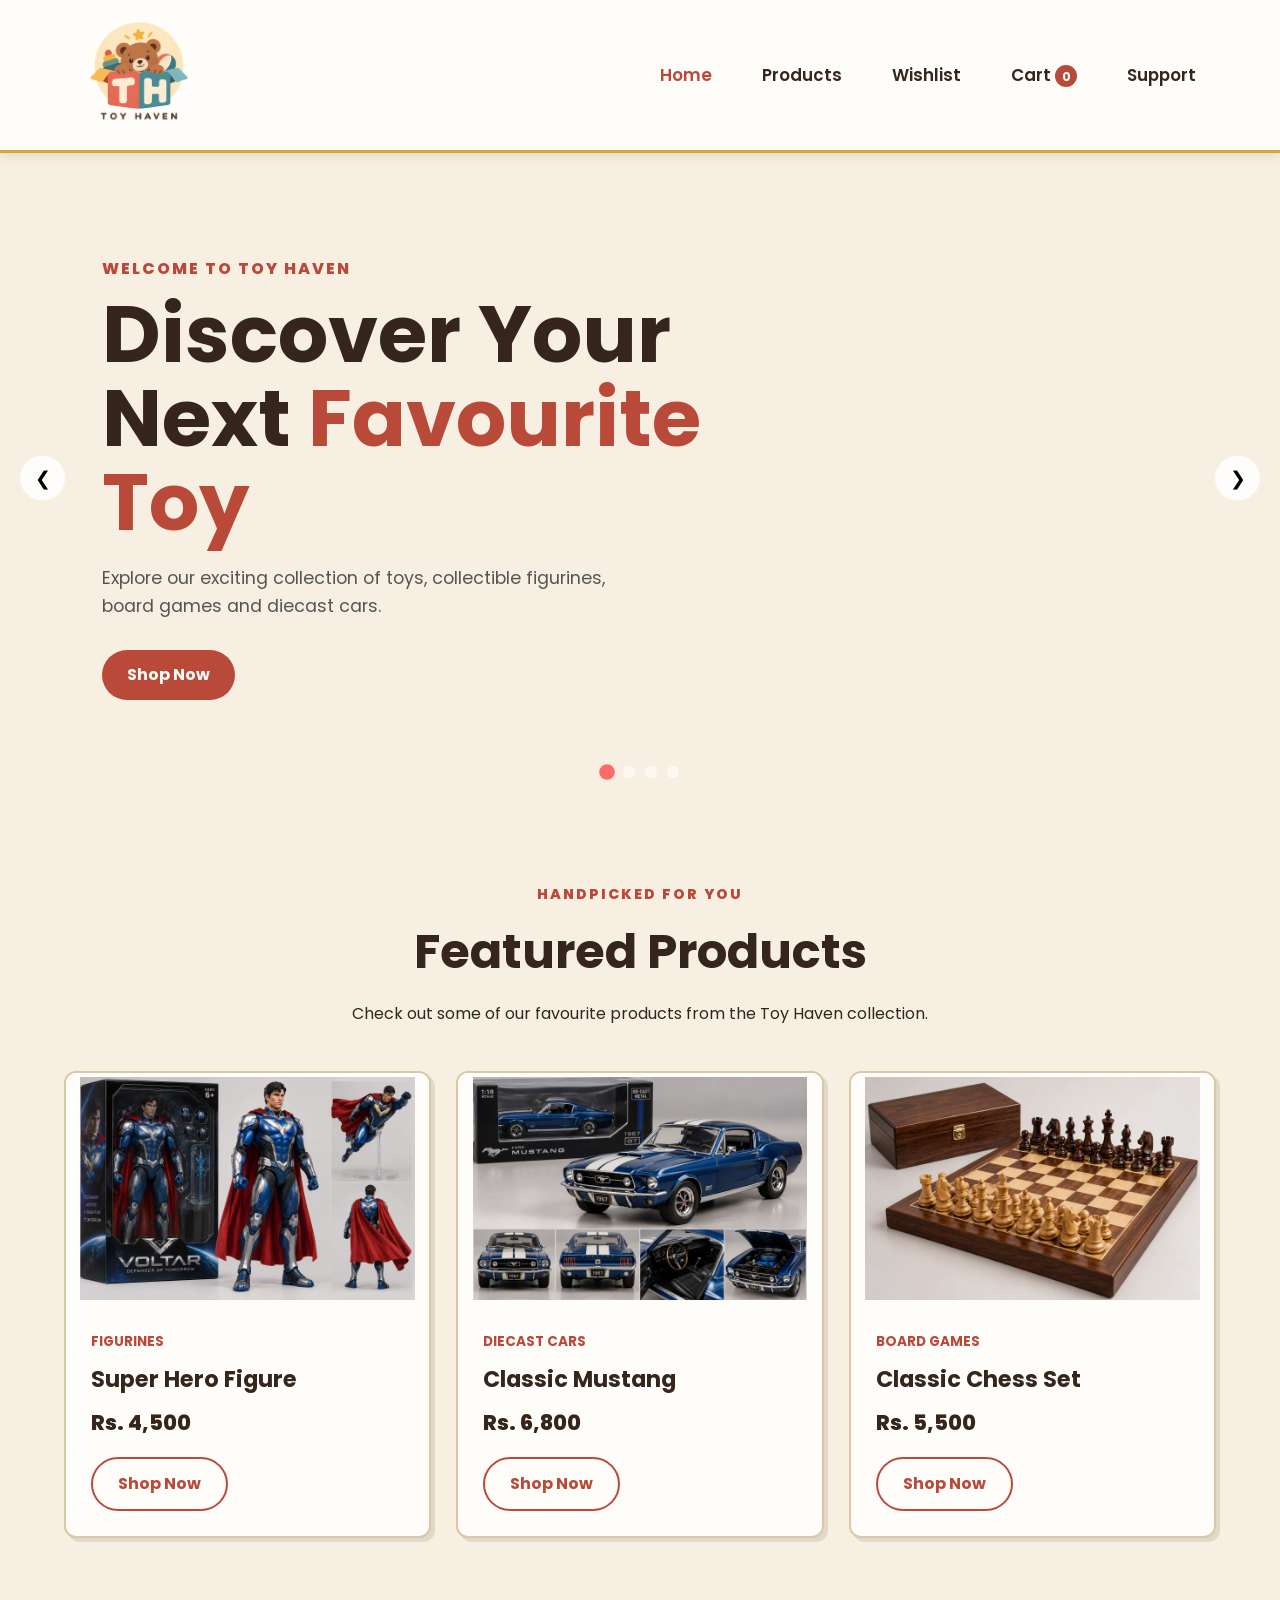
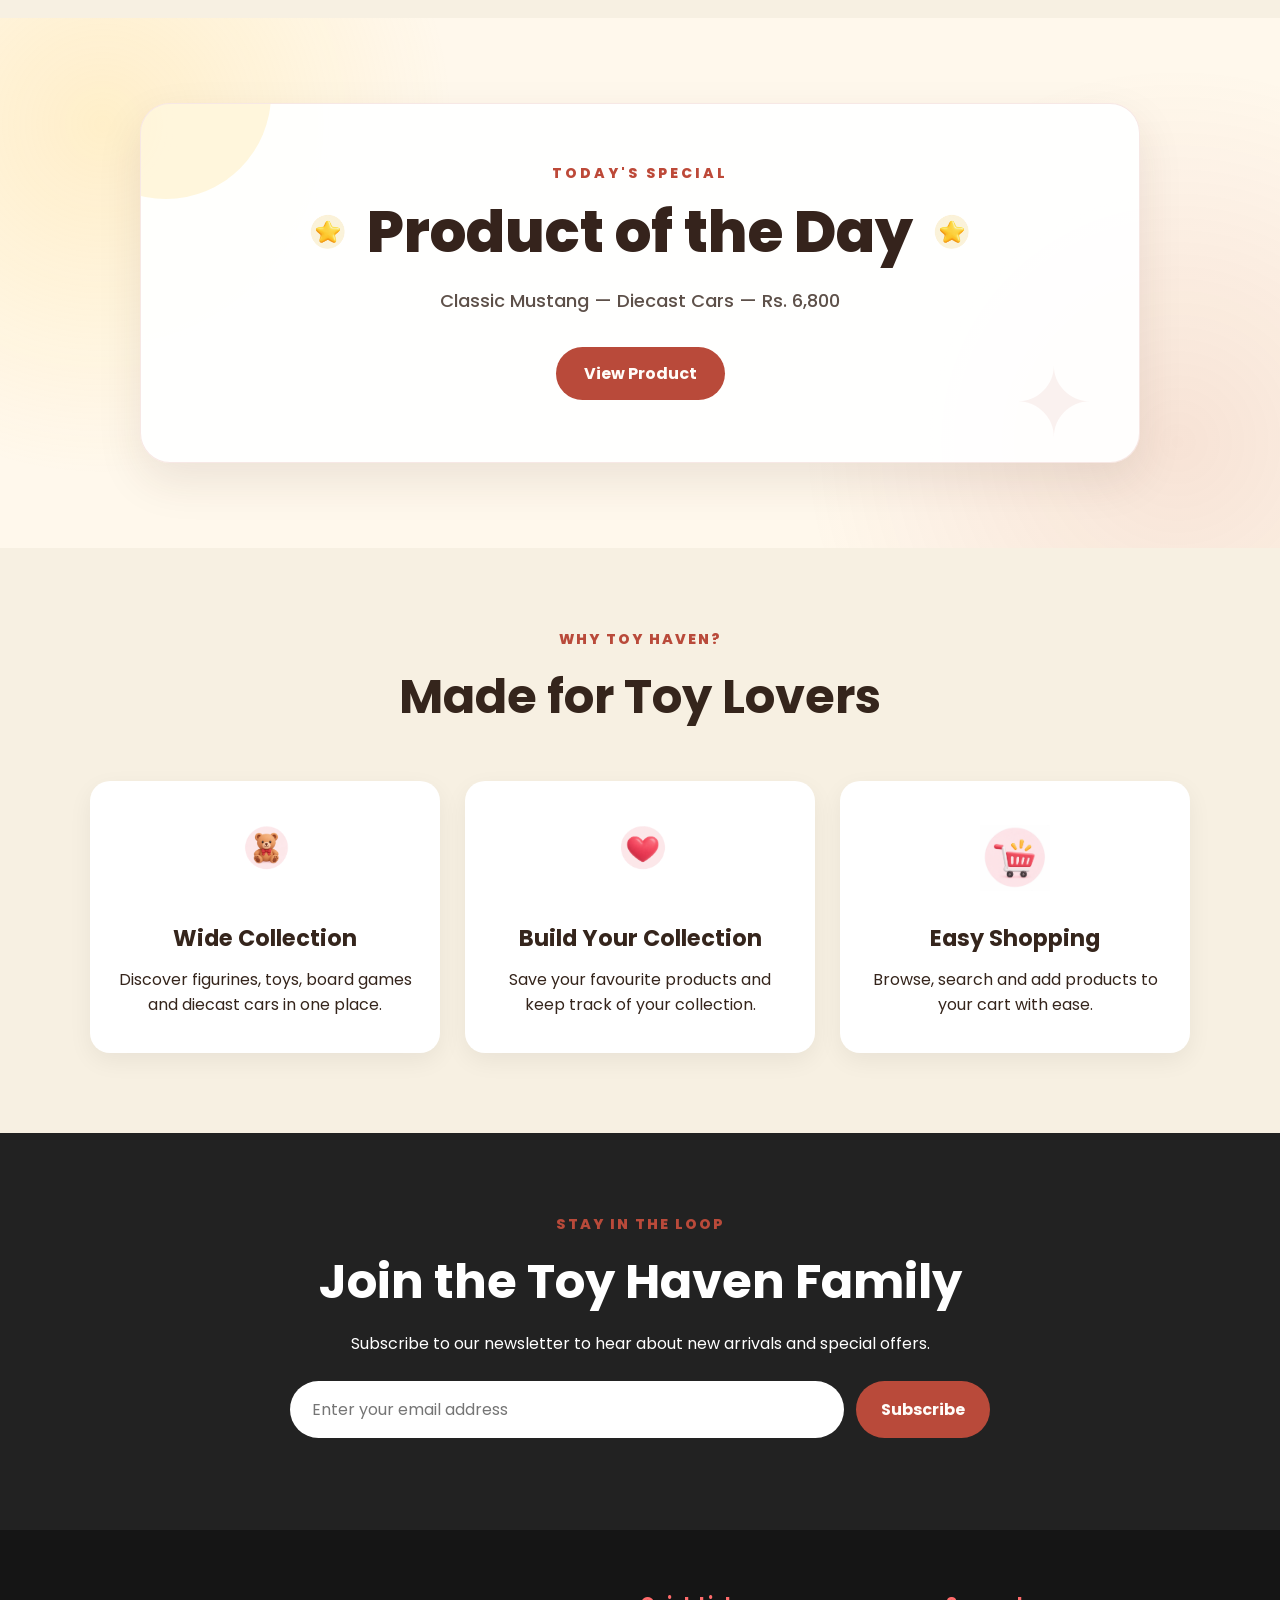
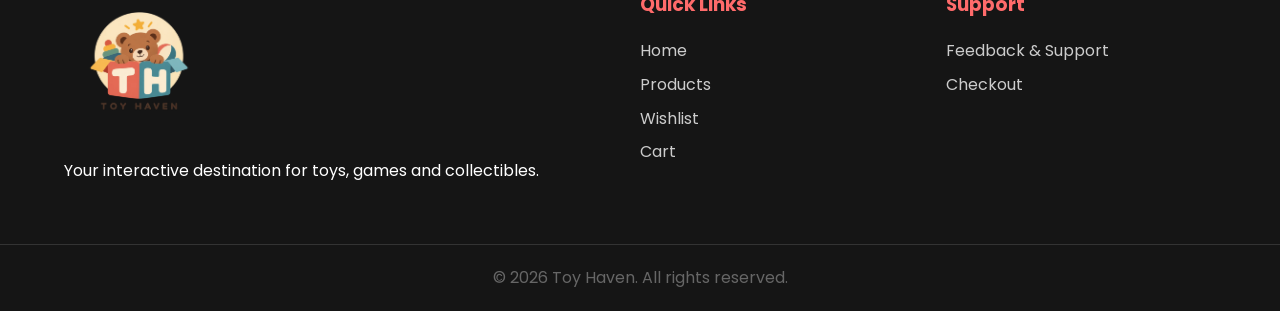
<file: index.html>
<!DOCTYPE html>
<html lang="en">

<head>
    <meta charset="UTF-8">
    <meta name="viewport" content="width=device-width, initial-scale=1.0">

    <title>Toy Haven | Discover Your Favourite Toys</title>

    <meta name="description"
        content="Toy Haven - Explore collectible figurines, toys, board games and diecast cars.">

    <link rel="stylesheet" href="css/style.css">

    <link rel="preconnect" href="https://fonts.googleapis.com">
    <link rel="preconnect" href="https://fonts.gstatic.com" crossorigin>

    <link href="https://fonts.googleapis.com/css2?family=Poppins:wght@400;500;600;700;800&display=swap"
        rel="stylesheet">

    <link rel="icon" type="image/svg+xml" href="favicon.svg">
    <link rel="manifest" href="manifest.json">
</head>

<body>

    <header class="header">

        <nav class="navbar">

            <a href="index.html" class="logo">
                <img src="images/webp/toy-haven-logo.webp" alt="Toy Haven">
            </a>

            <div class="nav-links" id="navLinks">

                <a href="index.html" class="active">Home</a>

                <a href="products.html">Products</a>

                <a href="wishlist.html">Wishlist</a>

                <a href="cart.html">
                    Cart <span id="cart-count">0</span>
                </a>

                <a href="feedback.html">Support</a>

            </div>

            <button class="hamburger" id="hamburger" aria-label="Open navigation menu">
                &#9776;
            </button>

        </nav>

    </header>


    <main>

        <section class="hero" id="hero">

            <div class="hero-slide active-slide">

                <div class="hero-content">

                    <p class="hero-small-title">
                        WELCOME TO TOY HAVEN
                    </p>

                    <h1>
                        Discover Your Next
                        <span>Favourite Toy</span>
                    </h1>

                    <p>
                        Explore our exciting collection of toys,
                        collectible figurines, board games and diecast cars.
                    </p>

                    <a href="products.html" class="btn btn-primary">
                        Shop Now
                    </a>

                </div>

            </div>


            <div class="hero-slide">

                <div class="hero-content">

                    <p class="hero-small-title">
                        COLLECT &#8226; PLAY &#8226; ENJOY
                    </p>

                    <h1>
                        Bring Your
                        <span>Collection</span> to Life
                    </h1>

                    <p>
                        Find unique collectible figurines
                        made for passionate collectors.
                    </p>

                    <a href="products.html" class="btn btn-primary">
                        Explore Figurines
                    </a>

                </div>

            </div>


            <div class="hero-slide">

                <div class="hero-content">

                    <p class="hero-small-title">
                        GAME NIGHT IS HERE
                    </p>

                    <h1>
                        Play More,
                        <span>Smile More</span>
                    </h1>

                    <p>
                        Discover exciting board games
                        for friends and family.
                    </p>

                    <a href="products.html" class="btn btn-primary">
                        Explore Games
                    </a>

                </div>

            </div>


            <div class="hero-slide">

                <div class="hero-content">

                    <p class="hero-small-title">
                        FOR CAR LOVERS
                    </p>

                    <h1>
                        Discover
                        <span>Diecast Classics</span>
                    </h1>

                    <p>
                        Add beautifully detailed miniature
                        cars to your collection.
                    </p>

                    <a href="products.html" class="btn btn-primary">
                        View Diecast Cars
                    </a>

                </div>

            </div>


            <button class="hero-control hero-prev" id="hero-prev"
                aria-label="Previous slide">
                &#10094;
            </button>

            <button class="hero-control hero-next" id="hero-next"
                aria-label="Next slide">
                &#10095;
            </button>

            <div class="hero-dots">

                <button class="hero-dot active-dot"
                    aria-label="Slide 1"></button>

                <button class="hero-dot"
                    aria-label="Slide 2"></button>

                <button class="hero-dot"
                    aria-label="Slide 3"></button>

                <button class="hero-dot"
                    aria-label="Slide 4"></button>

            </div>

        </section>


        <section class="featured-section">

            <div class="section-heading">

                <p class="section-subtitle">
                    HANDPICKED FOR YOU
                </p>

                <h2>
                    Featured Products
                </h2>

                <p>
                    Check out some of our favourite products
                    from the Toy Haven collection.
                </p>

            </div>


            <div class="featured-products">

                <article class="product-card">

                    <div class="product-image">
                        <img src="images/webp/superhero.webp" alt="Super Hero Figure">
                    </div>

                    <div class="product-info">

                        <span class="product-category">
                            Figurines
                        </span>

                        <h3>
                            Super Hero Figure
                        </h3>

                        <p class="product-price">
                            Rs. 4,500
                        </p>

                        <a href="products.html" class="btn btn-secondary">
                            Shop Now
                        </a>

                    </div>

                </article>


                <article class="product-card">

                    <div class="product-image">
                        <img src="images/webp/mustang.webp" alt="Classic Mustang">
                    </div>

                    <div class="product-info">

                        <span class="product-category">
                            Diecast Cars
                        </span>

                        <h3>
                            Classic Mustang
                        </h3>

                        <p class="product-price">
                            Rs. 6,800
                        </p>

                        <a href="products.html" class="btn btn-secondary">
                            Shop Now
                        </a>

                    </div>

                </article>


                <article class="product-card">

                    <div class="product-image">
                        <img src="images/webp/chess.webp" alt="Classic Chess Set">
                    </div>

                    <div class="product-info">

                        <span class="product-category">
                            Board Games
                        </span>

                        <h3>
                            Classic Chess Set
                        </h3>

                        <p class="product-price">
                            Rs. 5,500
                        </p>

                        <a href="products.html" class="btn btn-secondary">
                            Shop Now
                        </a>

                    </div>

                </article>

            </div>

        </section>


        <section class="product-of-day">

            <style>
                .product-of-day {
                    position: relative;
                    overflow: hidden;
                    padding: 85px 24px;
                    background:
                        radial-gradient(circle at 8% 20%, rgba(255, 209, 92, 0.24) 0, rgba(255, 209, 92, 0) 28%),
                        radial-gradient(circle at 92% 80%, rgba(190, 70, 53, 0.12) 0, rgba(190, 70, 53, 0) 30%),
                        #fff8ec;
                }

                .product-of-day .product-day-content {
                    position: relative;
                    max-width: 1000px;
                    margin: 0 auto;
                    padding: 58px 55px 62px;
                    text-align: center;
                    background: rgba(255, 255, 255, 0.94);
                    border: 1px solid rgba(190, 70, 53, 0.12);
                    border-radius: 30px;
                    box-shadow: 0 18px 45px rgba(70, 43, 30, 0.10);
                    overflow: hidden;
                }

                .product-of-day .product-day-content::before {
                    content: "";
                    position: absolute;
                    width: 210px;
                    height: 210px;
                    top: -115px;
                    left: -80px;
                    border-radius: 50%;
                    background: rgba(255, 204, 70, 0.18);
                }

                .product-of-day .product-day-content::after {
                    content: "✦";
                    position: absolute;
                    right: 45px;
                    bottom: 12px;
                    font-size: 95px;
                    line-height: 1;
                    color: rgba(190, 70, 53, 0.07);
                }

                .product-of-day .product-day-content > * {
                    position: relative;
                    z-index: 1;
                }

                .product-of-day .section-subtitle {
                    margin: 0 0 16px;
                    color: #bd4938;
                    font-size: 14px;
                    font-weight: 800;
                    letter-spacing: 3px;
                    text-transform: uppercase;
                }

                .product-of-day h2 {
                    display: flex;
                    align-items: center;
                    justify-content: center;
                    gap: 18px;
                    margin: 0;
                    color: #35231c;
                    font-size: clamp(36px, 5vw, 58px);
                    font-weight: 800;
                    line-height: 1.1;
                }

                .product-of-day h2 img {
                    width: 42px;
                    height: 42px;
                    object-fit: contain;
                    flex-shrink: 0;
                }

                .product-of-day #featured-product-description {
                    max-width: 700px;
                    margin: 22px auto 30px;
                    color: #5d5049;
                    font-size: 18px;
                    font-weight: 500;
                    line-height: 1.7;
                }

                .product-of-day .btn.btn-primary {
                    display: inline-flex;
                    align-items: center;
                    justify-content: center;
                    min-width: 165px;
                    padding: 14px 28px;
                    border-radius: 999px;
                    font-size: 16px;
                    font-weight: 700;
                    text-decoration: none;
                }

                @media (max-width: 700px) {
                    .product-of-day {
                        padding: 55px 16px;
                    }

                    .product-of-day .product-day-content {
                        padding: 45px 22px 50px;
                        border-radius: 24px;
                    }

                    .product-of-day h2 {
                        gap: 10px;
                        font-size: 34px;
                    }

                    .product-of-day h2 img {
                        width: 30px;
                        height: 30px;
                    }

                    .product-of-day #featured-product-description {
                        font-size: 16px;
                    }

                    .product-of-day .product-day-content::after {
                        right: 18px;
                        font-size: 65px;
                    }
                }
            </style>

            <div class="product-day-content">

                <p class="section-subtitle">
                    TODAY'S SPECIAL
                </p>

                <h2>
                    <img src="images/webp/star-icon.webp" alt="">
                    Product of the Day
                    <img src="images/webp/star-icon.webp" alt="">
                </h2>

                <p id="featured-product-description">
                    Discover today's specially selected
                    Toy Haven product.
                </p>

                <a href="products.html" class="btn btn-primary">
                    View Product
                </a>

            </div>

        </section>


        <section class="why-section">

            <div class="section-heading">

                <p class="section-subtitle">
                    WHY TOY HAVEN?
                </p>

                <h2>
                    Made for Toy Lovers
                </h2>

            </div>


            <div class="why-grid">

                <article class="why-card">

                    <div class="why-icon">
                        <img src="images/webp/why-icon-collection.webp" alt="Toy collection">
                    </div>

                    <h3>
                        Wide Collection
                    </h3>

                    <p>
                        Discover figurines, toys,
                        board games and diecast cars
                        in one place.
                    </p>

                </article>


                <article class="why-card">

                    <div class="why-icon">
                        <img src="images/webp/why-icon-heart.webp" alt="Build your collection">
                    </div>

                    <h3>
                        Build Your Collection
                    </h3>

                    <p>
                        Save your favourite products
                        and keep track of your collection.
                    </p>

                </article>


                <article class="why-card">

                    <div class="why-icon">
                        <img src="images/webp/why-icon-shopping.webp" alt="Easy shopping">
                    </div>

                    <h3>
                        Easy Shopping
                    </h3>

                    <p>
                        Browse, search and add products
                        to your cart with ease.
                    </p>

                </article>

            </div>

        </section>


        <section class="newsletter">

            <div class="newsletter-content">

                <p class="section-subtitle">
                    STAY IN THE LOOP
                </p>

                <h2>
                    Join the Toy Haven Family
                </h2>

                <p>
                    Subscribe to our newsletter to hear
                    about new arrivals and special offers.
                </p>


                <form id="newsletter-form" class="newsletter-form">

                    <label for="newsletter-email" class="sr-only">
                        Email address
                    </label>

                    <input
                        type="email"
                        id="newsletter-email"
                        placeholder="Enter your email address"
                        required
                    >

                    <button type="submit" class="btn btn-primary">
                        Subscribe
                    </button>

                </form>

                <p id="newsletter-message" class="form-message"></p>

            </div>

        </section>

    </main>


    <footer class="footer">

        <div class="footer-container">

            <div class="footer-column">

                <h3>
                    <img src="images/webp/toy-haven-logo.webp" alt="Toy Haven">
                </h3>

                <p>
                    Your interactive destination for
                    toys, games and collectibles.
                </p>

            </div>


            <div class="footer-column">

                <h3>
                    Quick Links
                </h3>

                <a href="index.html">Home</a>

                <a href="products.html">Products</a>

                <a href="wishlist.html">Wishlist</a>

                <a href="cart.html">Cart</a>

            </div>


            <div class="footer-column">

                <h3>
                    Support
                </h3>

                <a href="feedback.html">
                    Feedback & Support
                </a>

                <a href="checkout.html">
                    Checkout
                </a>

            </div>

        </div>


        <div class="footer-bottom">

            <p>
                &copy; 2026 Toy Haven. All rights reserved.
            </p>

        </div>

    </footer>


    <script src="js/main.js"></script>

</body>

</html>
</file>
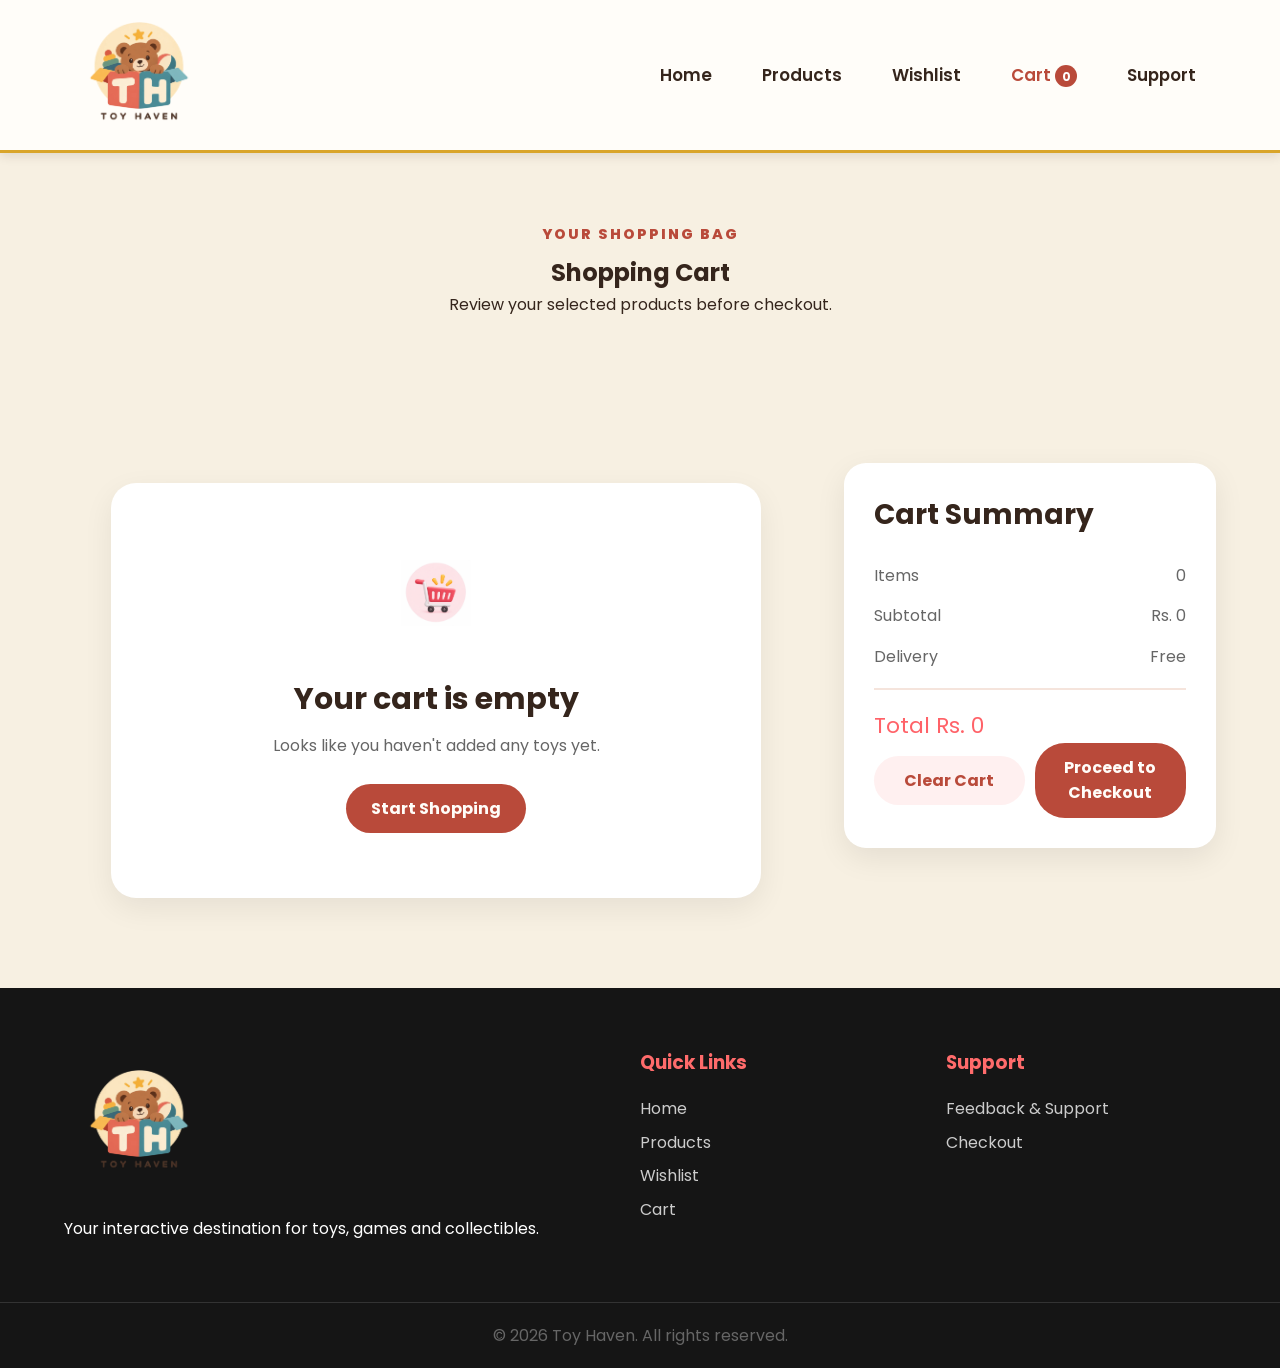
<file: cart.html>
<!DOCTYPE html>
<html lang="en">

<head>

    <meta charset="UTF-8">

    <meta name="viewport"
        content="width=device-width, initial-scale=1.0">

    <title>Toy Haven | Shopping Cart</title>

    <link rel="icon" type="image/svg+xml" href="favicon.svg">

    <meta name="description"
        content="View and manage your Toy Haven shopping cart.">

    <link rel="stylesheet" href="css/style.css">

    <link rel="preconnect"
        href="https://fonts.googleapis.com">

    <link rel="preconnect"
        href="https://fonts.gstatic.com"
        crossorigin>

    <link href="https://fonts.googleapis.com/css2?family=Poppins:wght@400;500;600;700;800&display=swap"
        rel="stylesheet">

</head>


<body>

    <header class="header">

        <nav class="navbar">

            <a href="index.html"
                class="logo">

                <img src="images/webp/toy-haven-logo.webp" alt="Toy Haven">

            </a>


            <div class="nav-links"
                id="navLinks">

                <a href="index.html">
                    Home
                </a>

                <a href="products.html">
                    Products
                </a>

                <a href="wishlist.html">
                    Wishlist
                </a>

                <a href="cart.html"
                    class="active">

                    Cart
                    <span id="cart-count">0</span>

                </a>

                <a href="feedback.html">
                    Support
                </a>

            </div>


            <button
                class="hamburger"
                id="hamburger"
                aria-label="Open navigation menu">

                &#9776;

            </button>

        </nav>

    </header>


    <main>

        <section class="page-header">

            <div class="section-heading">

                <p class="section-subtitle">
                    YOUR SHOPPING BAG
                </p>

                <h1>
                    Shopping Cart
                </h1>

                <p>
                    Review your selected products before checkout.
                </p>

            </div>

        </section>


        <section class="cart-section">

            <div class="cart-layout"
                style="width: 90%; max-width: 1400px; margin: 0 auto;">


                <div class="cart-items-container">

                    <div
                        id="cart-items"
                        class="cart-items">
                    </div>


                    <div
                        id="empty-cart"
                        class="empty-cart">

                        <div class="empty-cart-icon">
                            <img
                                src="images/webp/why-icon-shopping.webp"
                                alt="Shopping cart">
                        </div>

                        <h2>
                            Your cart is empty
                        </h2>

                        <p>
                            Looks like you haven't added
                            any toys yet.
                        </p>

                        <a
                            href="products.html"
                            class="btn btn-primary">

                            Start Shopping

                        </a>

                    </div>

                </div>


                <aside class="cart-summary">

                    <h2>
                        Cart Summary
                    </h2>


                    <div class="summary-row">

                        <span>
                            Items
                        </span>

                        <span id="summary-items">
                            0
                        </span>

                    </div>


                    <div class="summary-row">

                        <span>
                            Subtotal
                        </span>

                        <span id="cart-subtotal">
                            Rs. 0
                        </span>

                    </div>


                    <div class="summary-row">

                        <span>
                            Delivery
                        </span>

                        <span>
                            Free
                        </span>

                    </div>


                    <div class="summary-total">

                        <span>
                            Total
                        </span>

                        <span id="cart-total">
                            Rs. 0
                        </span>

                    </div>


                    <div style="display: flex; gap: 10px; align-items: center;">

                        <button
                            id="clear-cart"
                            class="btn btn-danger"
                            style="flex: 1;">

                            Clear Cart

                        </button>


                        <a
                            href="checkout.html"
                            id="checkout-button"
                            class="btn btn-primary"
                            style="flex: 1; text-align: center;">

                            Proceed to Checkout

                        </a>

                    </div>

                </aside>

            </div>

        </section>

    </main>


    <footer class="footer">

        <div class="footer-container">


            <div class="footer-column">

                <h3>
                    <img
                        src="images/webp/toy-haven-logo.webp"
                        alt="Toy Haven">
                </h3>

                <p>
                    Your interactive destination for
                    toys, games and collectibles.
                </p>

            </div>


            <div class="footer-column">

                <h3>
                    Quick Links
                </h3>

                <a href="index.html">
                    Home
                </a>

                <a href="products.html">
                    Products
                </a>

                <a href="wishlist.html">
                    Wishlist
                </a>

                <a href="cart.html">
                    Cart
                </a>

            </div>


            <div class="footer-column">

                <h3>
                    Support
                </h3>

                <a href="feedback.html">
                    Feedback & Support
                </a>

                <a href="checkout.html">
                    Checkout
                </a>

            </div>

        </div>


        <div class="footer-bottom">

            <p>
                &copy; 2026 Toy Haven.
                All rights reserved.
            </p>

        </div>

    </footer>


    <script src="js/main.js"></script>

    <script src="js/cart.js"></script>


</body>

</html>
</file>
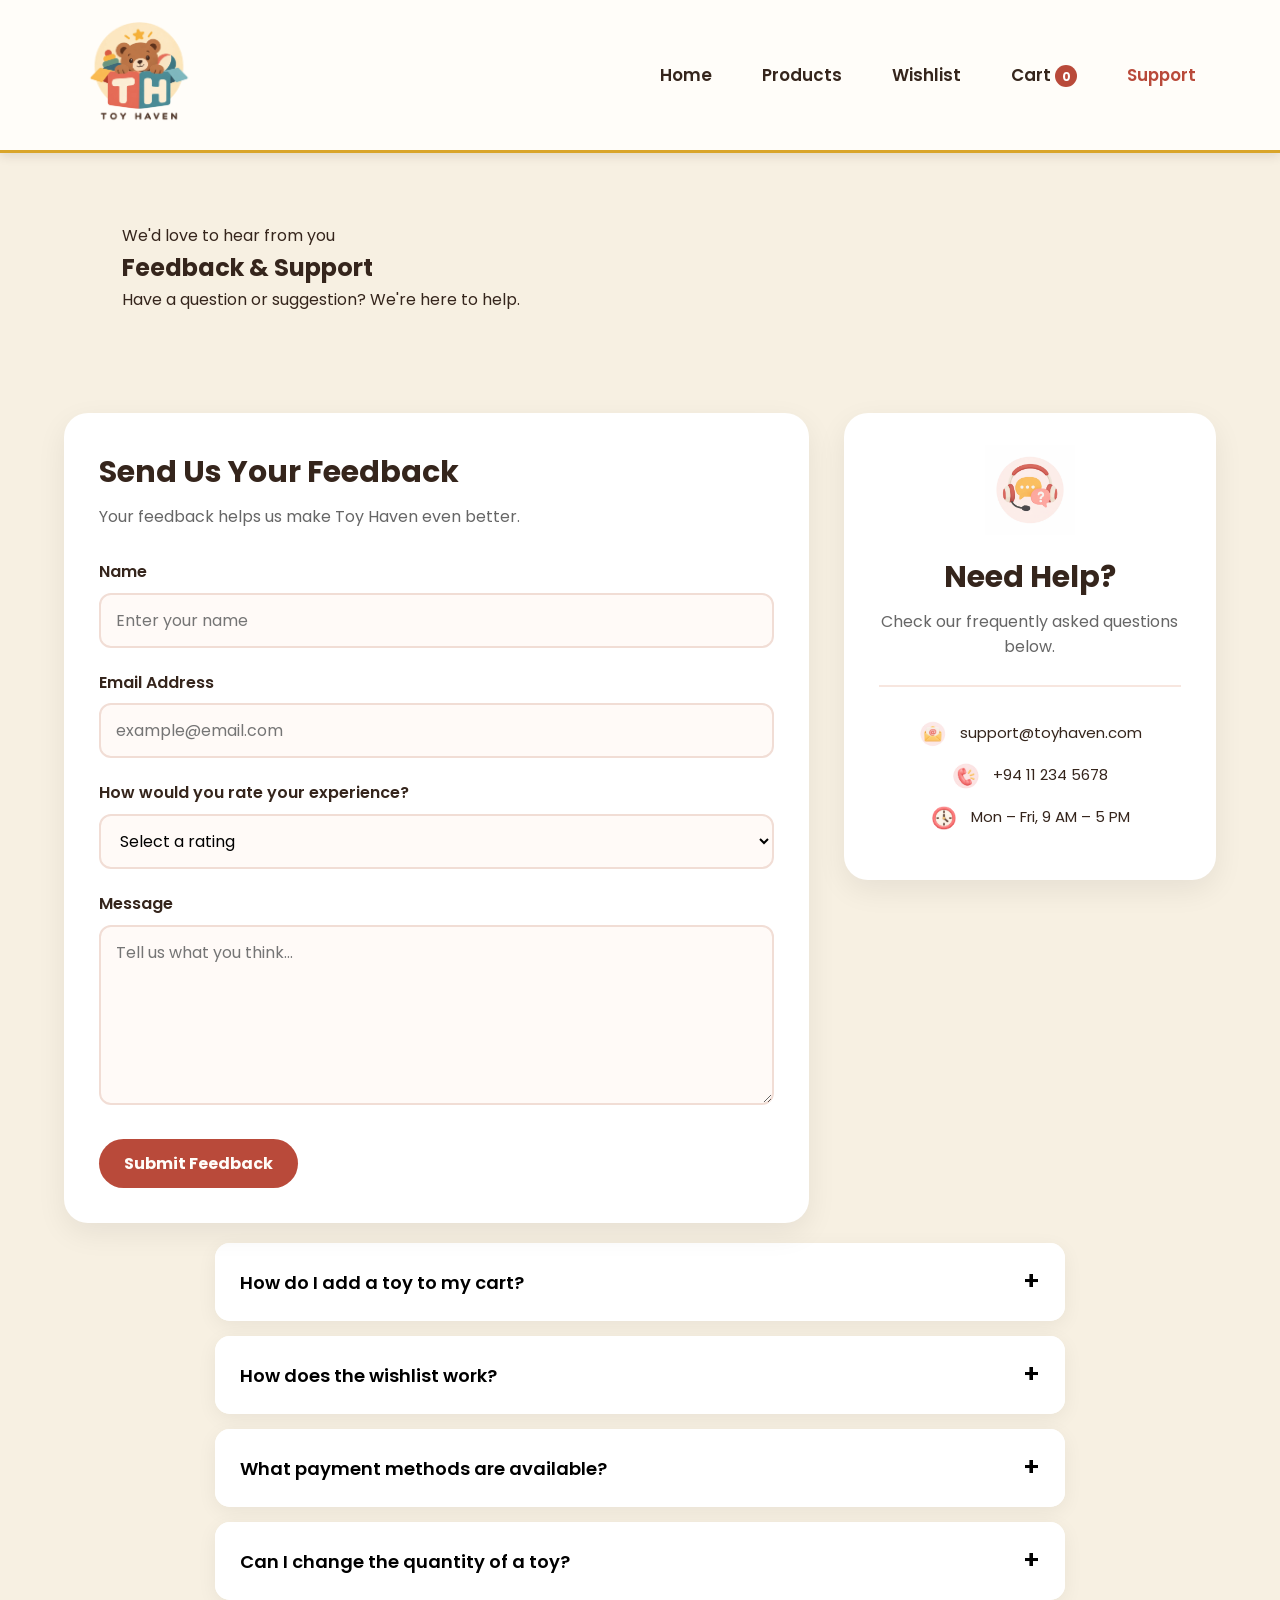
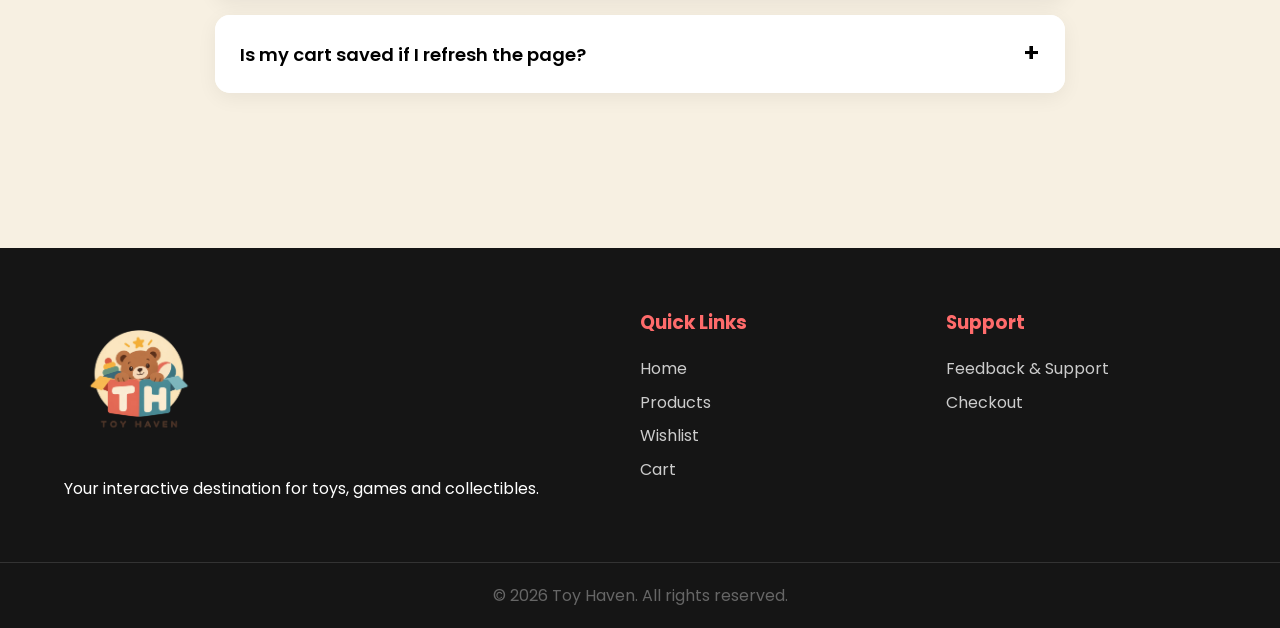
<file: feedback.html>
<!DOCTYPE html>
<html lang="en">

<head>

    <meta charset="UTF-8">

    <meta name="viewport"
        content="width=device-width, initial-scale=1.0">

    <title>Feedback & Support | Toy Haven</title>

    <link rel="icon" type="image/svg+xml" href="favicon.svg">

    <link rel="stylesheet"
        href="css/style.css">

    <link rel="preconnect"
        href="https://fonts.googleapis.com">

    <link rel="preconnect"
        href="https://fonts.gstatic.com"
        crossorigin>

    <link href="https://fonts.googleapis.com/css2?family=Poppins:wght@400;500;600;700;800&display=swap"
        rel="stylesheet">

    <link rel="icon"
        href="favicon.svg">

</head>


<body>

    <header class="header">

        <nav class="navbar">

            <a href="index.html"
                class="logo">

                <img src="images/webp/toy-haven-logo.webp" alt="Toy Haven">

            </a>


            <div class="nav-links"
                id="navLinks">

                <a href="index.html">
                    Home
                </a>

                <a href="products.html">
                    Products
                </a>

                <a href="wishlist.html">
                    Wishlist
                </a>

                <a href="cart.html">
                    Cart
                    <span id="cart-count">0</span>
                </a>

                <a href="./feedback.html"
                    class="active">
                    Support
                </a>

            </div>


            <button
                class="hamburger"
                id="hamburger"
                aria-label="Open navigation menu">

                &#9776;

            </button>

        </nav>

    </header>


    <section class="page-header">

        <div class="container">

            <p class="eyebrow">
                We'd love to hear from you
            </p>

            <h1>
                Feedback & Support
            </h1>

            <p>
                Have a question or suggestion?
                We're here to help.
            </p>

        </div>

    </section>


    <main class="feedback-section">

        <div class="container feedback-layout">

            <section class="feedback-form-card">

                <h2>
                    Send Us Your Feedback
                </h2>

                <p class="feedback-intro">
                    Your feedback helps us make
                    Toy Haven even better.
                </p>


                <form id="feedback-form"
                    novalidate>

                    <div class="form-group">

                        <label for="feedback-name">
                            Name
                        </label>

                        <input
                            type="text"
                            id="feedback-name"
                            placeholder="Enter your name"
                            required>

                        <small
                            class="form-error"
                            id="feedback-name-error">
                        </small>

                    </div>


                    <div class="form-group">

                        <label for="feedback-email">
                            Email Address
                        </label>

                        <input
                            type="email"
                            id="feedback-email"
                            placeholder="example@email.com"
                            required>

                        <small
                            class="form-error"
                            id="feedback-email-error">
                        </small>

                    </div>


                    <div class="form-group">

                        <label for="feedback-rating">
                            How would you rate your experience?
                        </label>

                        <select
                            id="feedback-rating"
                            required>

                            <option value="">
                                Select a rating
                            </option>

                            <option value="5">
                                &#11088;&#11088;&#11088;&#11088;&#11088; Excellent
                            </option>

                            <option value="4">
                                &#11088;&#11088;&#11088;&#11088; Very Good
                            </option>

                            <option value="3">
                                &#11088;&#11088;&#11088; Good
                            </option>

                            <option value="2">
                                &#11088;&#11088; Could Be Better
                            </option>

                            <option value="1">
                                &#11088; Poor
                            </option>

                        </select>

                        <small
                            class="form-error"
                            id="feedback-rating-error">
                        </small>

                    </div>


                    <div class="form-group">

                        <label for="feedback-message">
                            Message
                        </label>

                        <textarea
                            id="feedback-message"
                            rows="6"
                            placeholder="Tell us what you think..."
                            required></textarea>

                        <small
                            class="form-error"
                            id="feedback-message-error">
                        </small>

                    </div>


                    <button
                        type="submit"
                        class="btn btn-primary">

                        Submit Feedback

                    </button>

                </form>


                <div
                    id="feedback-success"
                    class="feedback-success">

                    <div class="success-icon">
                        &#10003;
                    </div>

                    <h3>
                        Thank You!
                    </h3>

                    <p>
                        Your feedback has been submitted
                        successfully.
                    </p>

                </div>

            </section>


            <aside class="support-card">

                <div class="support-icon">

                    <img
                        src="images/webp/support-icon.webp"
                        alt="Customer support">

                </div>

                <h2>
                    Need Help?
                </h2>

                <p>
                    Check our frequently asked
                    questions below.
                </p>


                <div class="support-contact">

                    <p>

                        <img
                            src="images/webp/support-icon-email.webp"
                            alt="">

                        support@toyhaven.com

                    </p>


                    <p>

                        <img
                            src="images/webp/support-icon-phone.webp"
                            alt="">

                        +94 11 234 5678

                    </p>


                    <p>

                        <img
                            src="images/webp/support-icon-clock.webp"
                            alt="">

                        Mon &#8211; Fri, 9 AM &#8211; 5 PM

                    </p>

                </div>

            </aside>

        </div>


        <section class="faq-section">

            <div class="container">

                <div class="faq-heading">

                    <p class="eyebrow">
                        Frequently Asked Questions
                    </p>

                    <h2>
                        How Can We Help?
                    </h2>

                </div>


                <div class="faq-list">


                    <article class="faq-item">

                        <h3 class="faq-heading">
                            How do I add a toy to my cart?
                        </h3>


                        <button
                            class="faq-question"
                            type="button">

                            <span>
                                How do I add a toy to my cart?
                            </span>

                            <span class="faq-icon">
                                +
                            </span>

                        </button>


                        <div class="faq-answer">

                            <p>
                                Go to the Products page,
                                choose a toy and click
                                "Add to Cart". You can
                                then view and manage your
                                items from the Cart page.
                            </p>

                        </div>

                    </article>


                    <article class="faq-item">

                        <h3 class="faq-heading">
                            YOUR SECOND QUESTION HERE
                        </h3>


                        <button
                            class="faq-question"
                            type="button">

                            <span>
                                How does the wishlist work?
                            </span>

                            <span class="faq-icon">
                                +
                            </span>

                        </button>


                        <div class="faq-answer">

                            <p>
                                Click the Wishlist button
                                on any product to save it.
                                You can manage your saved
                                toys and update their
                                status from the Wishlist
                                page.
                            </p>

                        </div>

                    </article>


                    <article class="faq-item">

                        <h3 class="faq-heading">
                            YOUR THIRD QUESTION HERE
                        </h3>


                        <button
                            class="faq-question"
                            type="button">

                            <span>
                                What payment methods are available?
                            </span>

                            <span class="faq-icon">
                                +
                            </span>

                        </button>


                        <div class="faq-answer">

                            <p>
                                Toy Haven provides simulated
                                Card and Cash on Delivery
                                payment options during
                                checkout.
                            </p>

                        </div>

                    </article>


                    <article class="faq-item">

                        <h3 class="faq-heading">
                            YOUR FOURTH QUESTION HERE
                        </h3>


                        <button
                            class="faq-question"
                            type="button">

                            <span>
                                Can I change the quantity of a toy?
                            </span>

                            <span class="faq-icon">
                                +
                            </span>

                        </button>


                        <div class="faq-answer">

                            <p>
                                Yes. Open your Cart and use
                                the plus and minus buttons
                                beside each product to
                                change its quantity.
                            </p>

                        </div>

                    </article>


                    <article class="faq-item">

                        <h3 class="faq-heading">
                            YOUR FIFTH QUESTION HERE
                        </h3>


                        <button
                            class="faq-question"
                            type="button">

                            <span>
                                Is my cart saved if I refresh the page?
                            </span>

                            <span class="faq-icon">
                                +
                            </span>

                        </button>


                        <div class="faq-answer">

                            <p>
                                Yes. Your cart and wishlist
                                are stored in your browser's
                                localStorage, so they remain
                                available after refreshing
                                the page.
                            </p>

                        </div>

                    </article>


                </div>

            </div>

        </section>

    </main>


    <footer class="footer">

        <div class="footer-container">


            <div class="footer-column">

                <h3>
                    <img
                        src="images/webp/toy-haven-logo.webp"
                        alt="Toy Haven">
                </h3>

                <p>
                    Your interactive destination for
                    toys, games and collectibles.
                </p>

            </div>


            <div class="footer-column">

                <h3>
                    Quick Links
                </h3>

                <a href="index.html">
                    Home
                </a>

                <a href="products.html">
                    Products
                </a>

                <a href="wishlist.html">
                    Wishlist
                </a>

                <a href="cart.html">
                    Cart
                </a>

            </div>


            <div class="footer-column">

                <h3>
                    Support
                </h3>

                <a href="./feedback.html">
                    Feedback & Support
                </a>

                <a href="checkout.html">
                    Checkout
                </a>

            </div>

        </div>


        <div class="footer-bottom">

            <p>
                &copy; 2026 Toy Haven.
                All rights reserved.
            </p>

        </div>

    </footer>


    <script src="js/main.js"></script>

    <script src="js/feedback.js"></script>


</body>

</html>
</file>
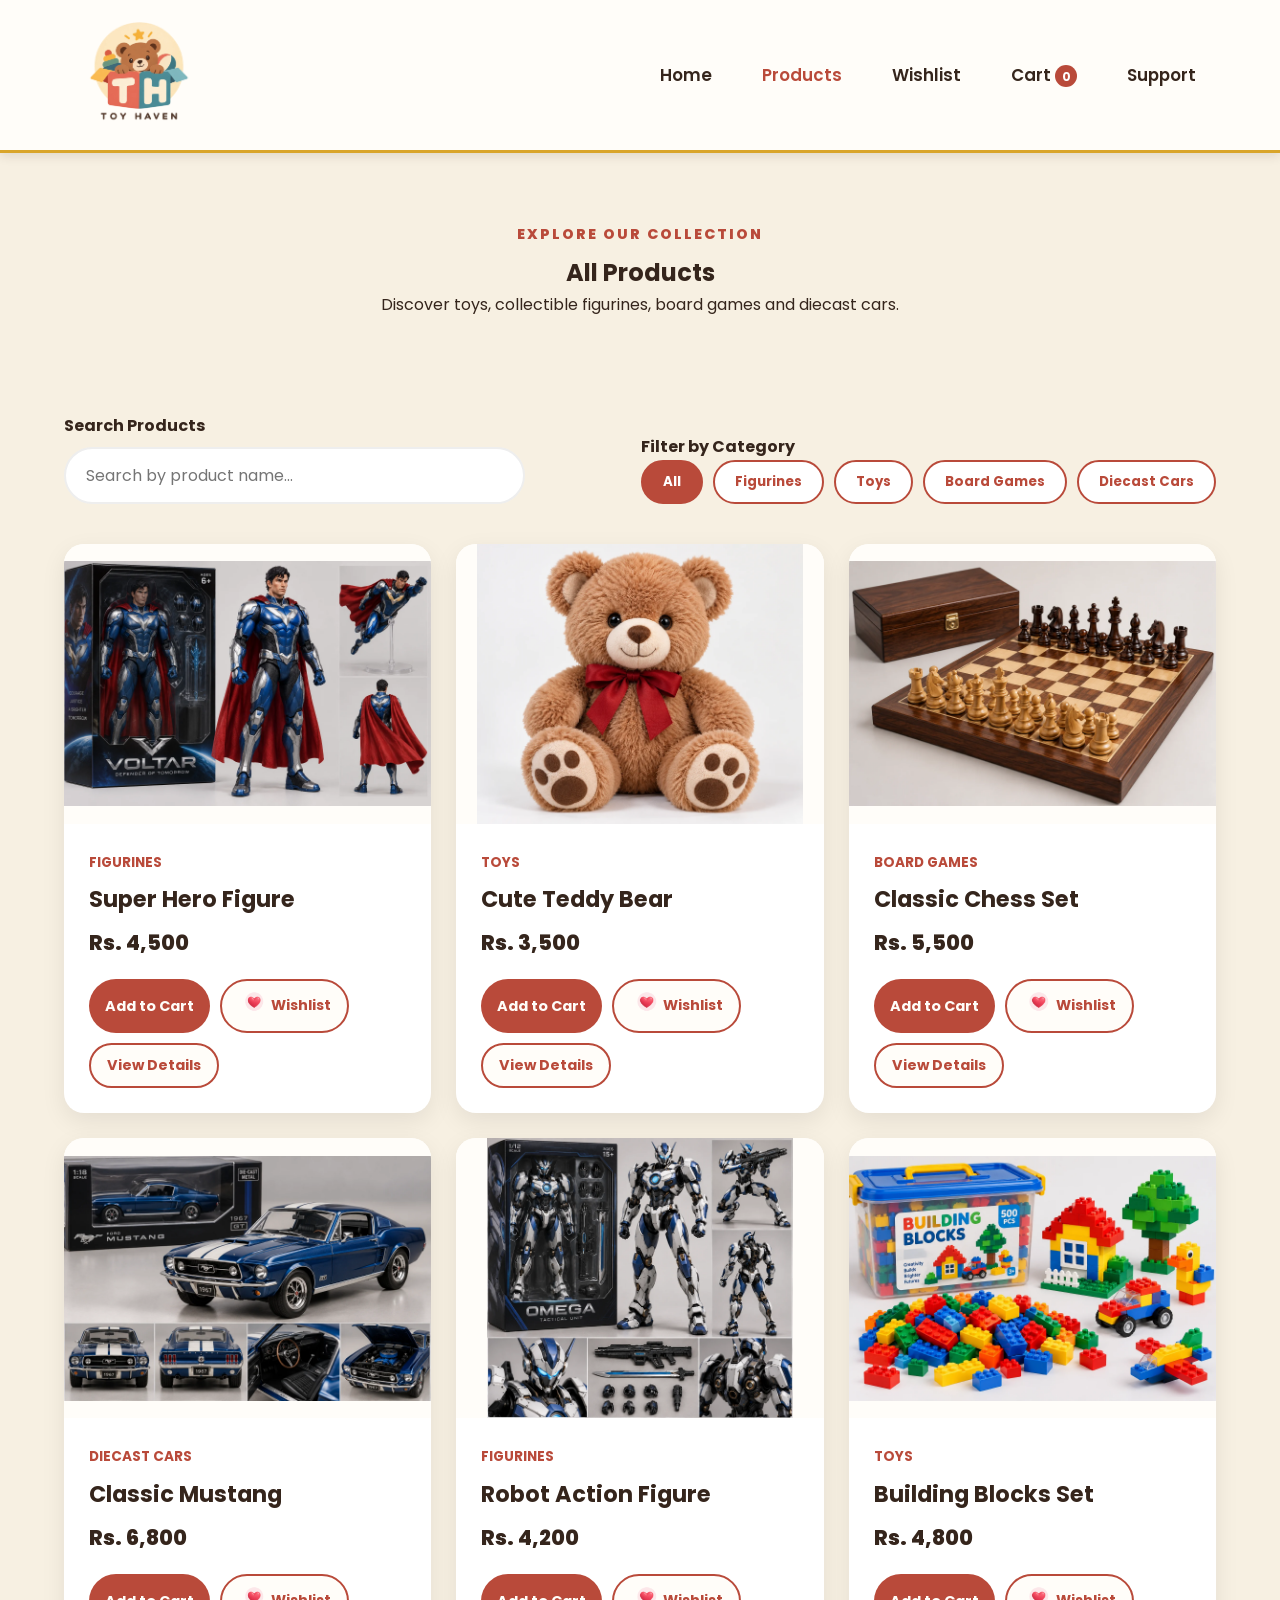
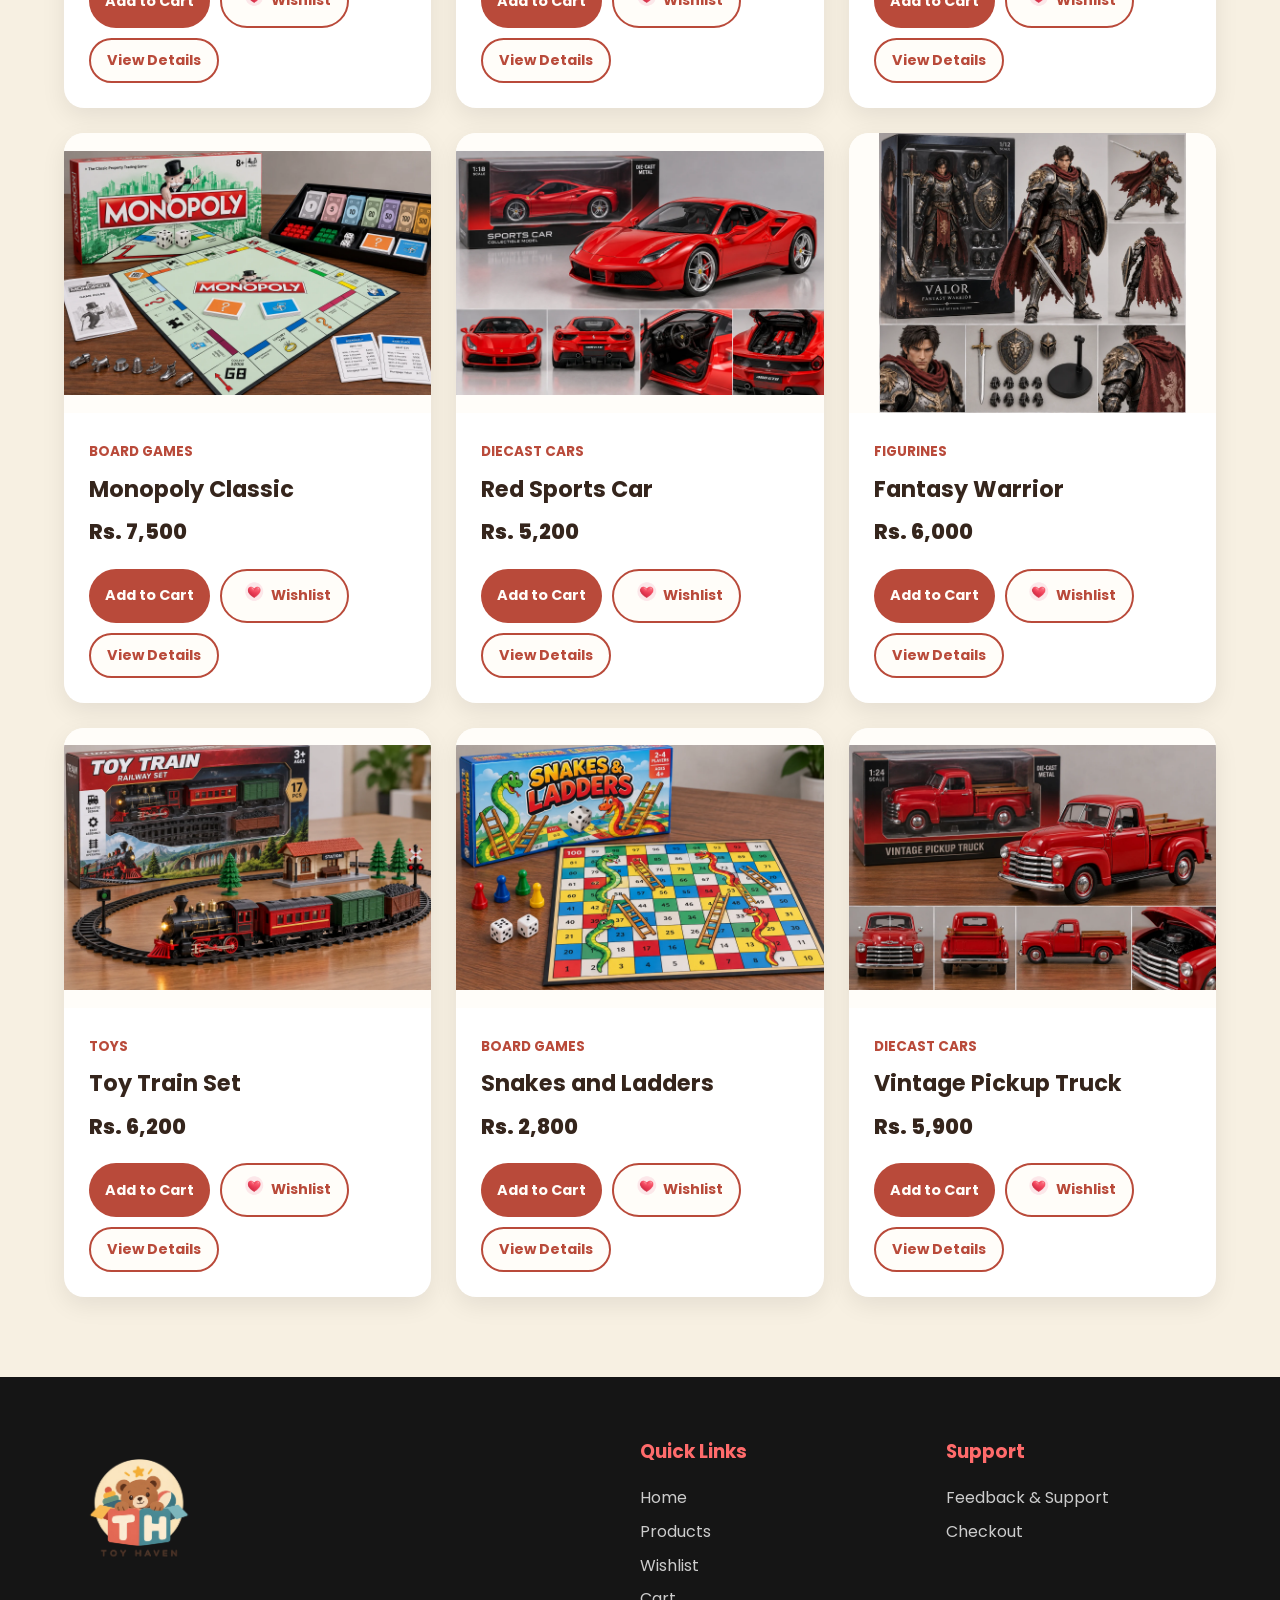
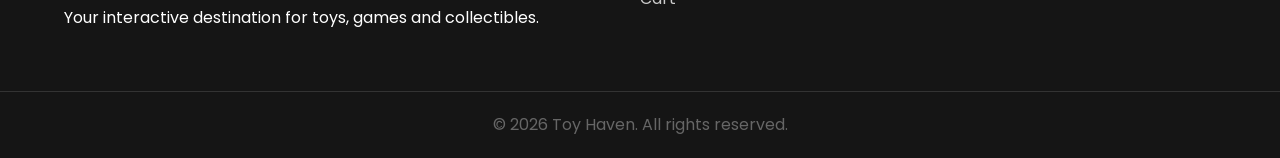
<file: products.html>
<!DOCTYPE html>
<html lang="en">

<head>

    <meta charset="UTF-8">

    <meta name="viewport"
        content="width=device-width, initial-scale=1.0">

    <title>Toy Haven | Products</title>

    <link rel="icon" type="image/svg+xml" href="favicon.svg">

    <meta name="description"
        content="Explore Toy Haven's collection of figurines, toys, board games and diecast cars.">

    <link rel="stylesheet" href="css/style.css?v=7">

    <link rel="preconnect"
        href="https://fonts.googleapis.com">

    <link rel="preconnect"
        href="https://fonts.gstatic.com"
        crossorigin>

    <link href="https://fonts.googleapis.com/css2?family=Poppins:wght@400;500;600;700;800&display=swap"
        rel="stylesheet">

</head>


<body>

    <header class="header">

        <nav class="navbar">

            <a href="index.html"
                class="logo">

                <img src="images/webp/toy-haven-logo.webp" alt="Toy Haven">

            </a>


            <div class="nav-links"
                id="navLinks">

                <a href="index.html">
                    Home
                </a>

                <a href="products.html"
                    class="active">
                    Products
                </a>

                <a href="wishlist.html">
                    Wishlist
                </a>

                <a href="cart.html">
                    Cart
                    <span id="cart-count">0</span>
                </a>

                <a href="feedback.html">
                    Support
                </a>

            </div>


            <button
                class="hamburger"
                id="hamburger"
                aria-label="Open navigation menu">

                &#9776;

            </button>

        </nav>

    </header>


    <main>

        <section class="page-header">

            <div class="section-heading">

                <p class="section-subtitle">
                    EXPLORE OUR COLLECTION
                </p>

                <h1>
                    All Products
                </h1>

                <p>
                    Discover toys, collectible figurines,
                    board games and diecast cars.
                </p>

            </div>

        </section>


        <section class="product-section">

            <div class="product-controls">

                <div class="search-box">

                    <label for="product-search">
                        Search Products
                    </label>

                    <input
                        type="search"
                        id="product-search"
                        placeholder="Search by product name..."
                    >

                </div>


                <div class="category-filter">

                    <p>
                        Filter by Category
                    </p>

                    <div class="filter-buttons">

                        <button
                            class="filter-btn active-filter"
                            data-category="All">

                            All

                        </button>


                        <button
                            class="filter-btn"
                            data-category="Figurines">

                            Figurines

                        </button>


                        <button
                            class="filter-btn"
                            data-category="Toys">

                            Toys

                        </button>


                        <button
                            class="filter-btn"
                            data-category="Board Games">

                            Board Games

                        </button>


                        <button
                            class="filter-btn"
                            data-category="Diecast Cars">

                            Diecast Cars

                        </button>

                    </div>

                </div>

            </div>


            <div
                class="product-grid"
                id="product-grid">
            </div>


            <div
                class="no-results"
                id="no-results">

                <h2>
                    No products found
                </h2>

                <p>
                    Try another search or category.
                </p>

            </div>

        </section>


        <div
            class="product-modal"
            id="product-modal"
            aria-hidden="true">

            <div
                class="modal-content"
                role="dialog"
                aria-modal="true"
                aria-labelledby="modal-product-name">


                <button
                    class="modal-close"
                    id="modal-close"
                    aria-label="Close product details">

                    &times;

                </button>


                <div class="modal-image">

                    <img
                        id="modal-product-image"
                        src="images/webp/superhero.webp"
                        alt="Product image">

                </div>


                <div class="modal-info">

                    <span
                        class="product-category"
                        id="modal-product-category">
                    </span>


                    <h2 id="modal-product-name">
                        Product Details
                    </h2>


                    <p
                        class="product-price"
                        id="modal-product-price">
                    </p>


                    <p
                        id="modal-product-description">
                    </p>


                    <button
                        class="btn btn-primary"
                        id="modal-add-cart">

                        Add to Cart

                    </button>

                </div>

            </div>

        </div>

    </main>


    <footer class="footer">

        <div class="footer-container">


            <div class="footer-column">

                <h3>
                    <img src="images/webp/toy-haven-logo.webp" alt="Toy Haven">
                </h3>

                <p>
                    Your interactive destination for
                    toys, games and collectibles.
                </p>

            </div>


            <div class="footer-column">

                <h3>
                    Quick Links
                </h3>

                <a href="index.html">
                    Home
                </a>

                <a href="products.html">
                    Products
                </a>

                <a href="wishlist.html">
                    Wishlist
                </a>

                <a href="cart.html">
                    Cart
                </a>

            </div>


            <div class="footer-column">

                <h3>
                    Support
                </h3>

                <a href="feedback.html">
                    Feedback & Support
                </a>

                <a href="checkout.html">
                    Checkout
                </a>

            </div>

        </div>


        <div class="footer-bottom">

            <p>
                &copy; 2026 Toy Haven.
                All rights reserved.
            </p>

        </div>

    </footer>


    <script src="js/main.js"></script>

    <script src="js/products.js"></script>


</body>

</html>
</file>
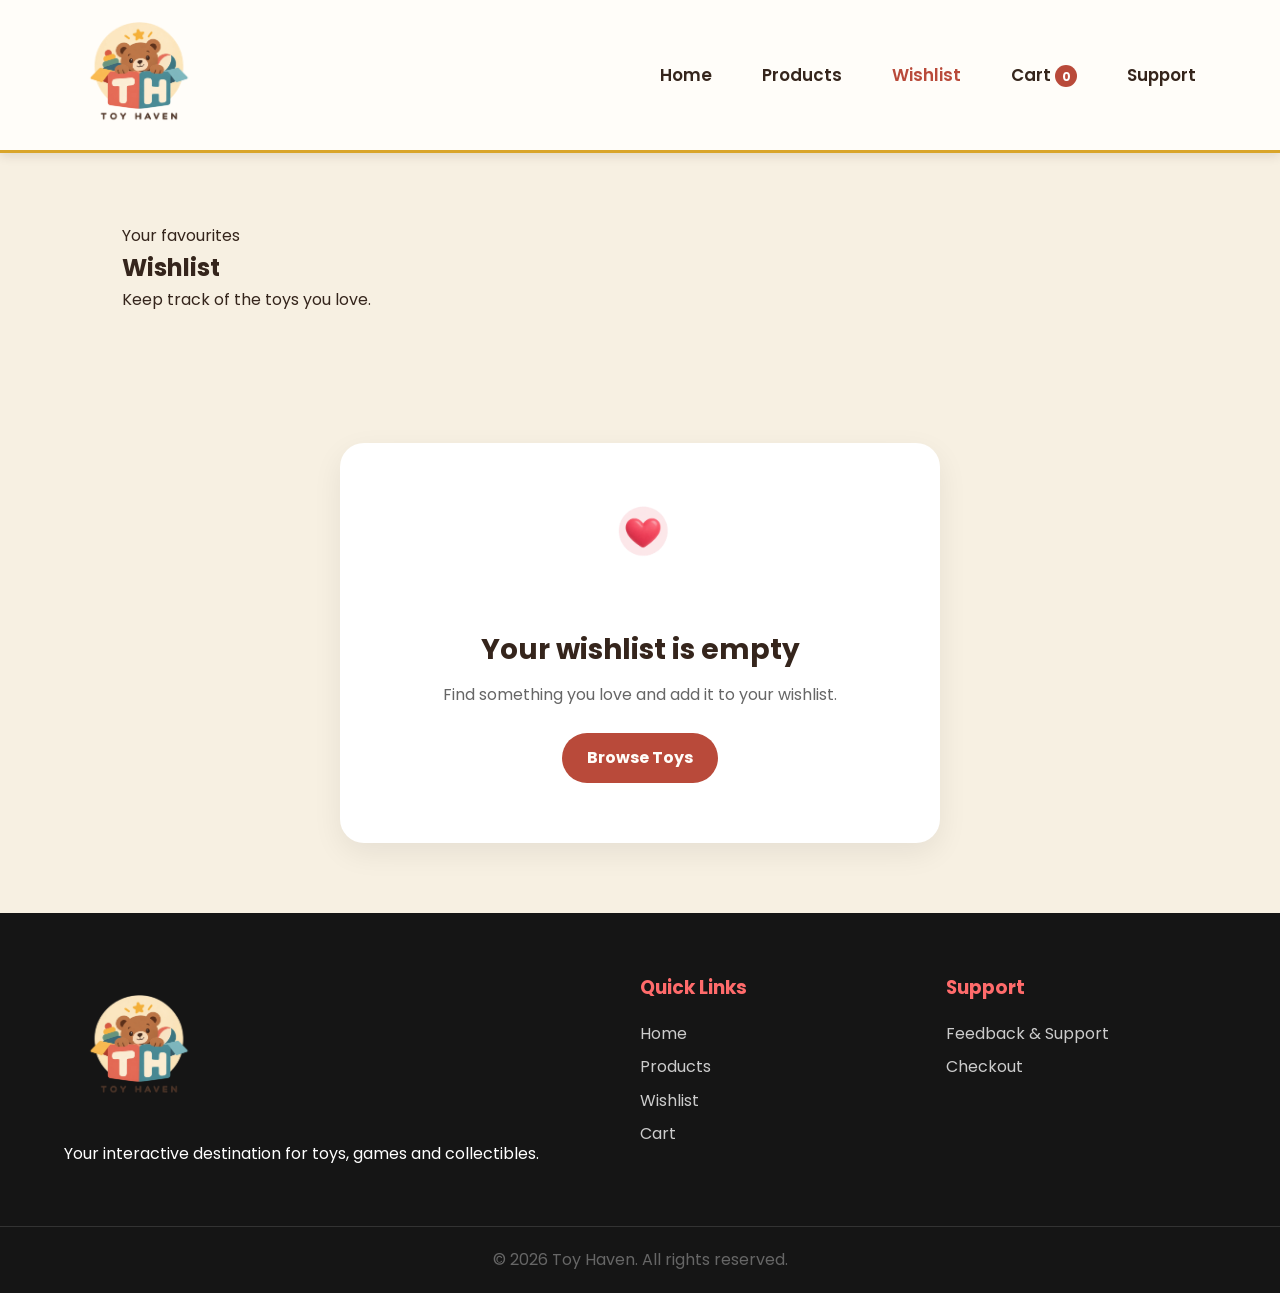
<file: wishlist.html>
<!DOCTYPE html>
<html lang="en">

<head>

    <meta charset="UTF-8">

    <meta name="viewport"
        content="width=device-width, initial-scale=1.0">

    <title>Wishlist | Toy Haven</title>

    <link rel="icon" type="image/svg+xml" href="favicon.svg">

    <link rel="stylesheet"
        href="css/style.css">

    <link rel="preconnect"
        href="https://fonts.googleapis.com">

    <link rel="preconnect"
        href="https://fonts.gstatic.com"
        crossorigin>

    <link
        href="https://fonts.googleapis.com/css2?family=Poppins:wght@400;500;600;700;800&display=swap"
        rel="stylesheet">

    <link rel="icon"
        href="favicon.svg">

</head>

<body>

    <header class="header">

        <nav class="navbar">

            <a href="index.html"
                class="logo">

                <img src="images/webp/toy-haven-logo.webp" alt="Toy Haven">

            </a>


            <div class="nav-links"
                id="navLinks">

                <a href="index.html">
                    Home
                </a>

                <a href="products.html">
                    Products
                </a>

                <a href="wishlist.html"
                    class="active">
                    Wishlist
                </a>

                <a href="cart.html">
                    Cart
                    <span id="cart-count">0</span>
                </a>

                <a href="feedback.html">
                    Support
                </a>

            </div>


            <button
                class="hamburger"
                id="hamburger"
                aria-label="Open navigation menu">

                &#9776;

            </button>

        </nav>

    </header>


    <section class="page-header">

        <div class="container">

            <p class="eyebrow">
                Your favourites
            </p>

            <h1>
                Wishlist
            </h1>

            <p>
                Keep track of the toys you love.
            </p>

        </div>

    </section>


    <main class="wishlist-section">

        <div class="container">

            <div
                id="wishlist-items"
                class="wishlist-grid">
            </div>


            <div
                id="empty-wishlist"
                class="empty-wishlist"
                style="display: none;">

                <div class="empty-wishlist-icon">

                    <img
                        src="images/webp/why-icon-heart.webp"
                        alt="Wishlist">

                </div>

                <h2>
                    Your wishlist is empty
                </h2>

                <p>
                    Find something you love and
                    add it to your wishlist.
                </p>

                <a
                    href="products.html"
                    class="btn btn-primary">

                    Browse Toys

                </a>

            </div>

        </div>

    </main>


    <footer class="footer">

        <div class="footer-container">


            <div class="footer-column">

                <h3>
                    <img
                        src="images/webp/toy-haven-logo.webp"
                        alt="Toy Haven">
                </h3>

                <p>
                    Your interactive destination for
                    toys, games and collectibles.
                </p>

            </div>


            <div class="footer-column">

                <h3>
                    Quick Links
                </h3>

                <a href="index.html">
                    Home
                </a>

                <a href="products.html">
                    Products
                </a>

                <a href="wishlist.html">
                    Wishlist
                </a>

                <a href="cart.html">
                    Cart
                </a>

            </div>


            <div class="footer-column">

                <h3>
                    Support
                </h3>

                <a href="feedback.html">
                    Feedback & Support
                </a>

                <a href="checkout.html">
                    Checkout
                </a>

            </div>

        </div>


        <div class="footer-bottom">

            <p>
                &copy; 2026 Toy Haven.
                All rights reserved.
            </p>

        </div>

    </footer>


    <script src="js/main.js"></script>

    <script src="js/products.js"></script>

    <script src="js/wishlist.js"></script>


</body>

</html>
</file>
<file: css/style.css>
:root {
    --cream: #F7F0E2;
    --brown: #35251C;
    --brick: #B94A3A;
    --mustard: #D9A52B;
    --sage: #7B8F70;
    --white: #FFFDF9;
    --border: #D9C7A8;
}

* {
    margin: 0;
    padding: 0;
    box-sizing: border-box;
}

html {
    scroll-behavior: smooth;
}

body {
    font-family: "Poppins", sans-serif;
    background-color: var(--cream);
    color: var(--brown);
    line-height: 1.6;
}

a {
    text-decoration: none;
    color: inherit;
}

button,
input {
    font-family: inherit;
}

.container {
    width: 90%;
    max-width: 1200px;
    margin: 0 auto;
}

.header {
    background-color: var(--white);
    position: sticky;
    top: 0;
    z-index: 1000;
    border-bottom: 3px solid var(--mustard);
    box-shadow: 0 3px 10px rgba(59, 42, 32, 0.12);
}
.navbar {
    min-height: 70px;
    width: 90%;
    max-width: 1200px;
    margin: auto;

    display: flex;
    align-items: center;
    justify-content: space-between;
}

.logo {
    font-size: 1.6rem;
    font-weight: 800;
    color: var(--brick);
}
.logo img {
    width: 150px;
    height: auto;
    display: block;
}

.nav-links {
    display: none;
    position: absolute;
    top: 70px;
    left: 0;
    width: 100%;
    background-color: var(--white);
    flex-direction: column;
    align-items: center;
    padding: 20px 0;
    margin: 0;
    list-style: none;
    box-shadow: 0 5px 10px rgba(59, 42, 32, 0.12);
}
.nav-links li {
    list-style: none;
    margin: 0;
    padding: 0;
}

.nav-links a {
    padding: 10px 20px;
    font-size: 1.05rem;
    font-weight: 600;
    color: var(--brown);
    transition: 0.3s ease;
}

.nav-links a:hover,
.nav-links a.active {
    color: var(--brick);
}

#cart-count {
    background-color: #B94A3A;
    color: white;

    border-radius: 50%;

    min-width: 22px;
    height: 22px;

    display: inline-flex;
    align-items: center;
    justify-content: center;

    font-size: 0.75rem;
    font-weight: 700;
}

.hamburger {
    border: none;
    background: none;

    font-size: 1.8rem;
    cursor: pointer;

    color: #333;
}

.hero {
    position: relative;
    min-height: 600px;

    overflow: hidden;

    background: var(--cream);
}

.hero-slide {
    position: absolute;

    inset: 0;

    display: flex;
    align-items: center;

    padding: 40px 8%;

    opacity: 0;
    visibility: hidden;

    transition:
        opacity 0.8s ease,
        visibility 0.8s ease;
}

.hero-slide.active-slide {
    opacity: 1;
    visibility: visible;
}

.hero-content {
    max-width: 650px;
}

.hero-small-title {
    color: var(--brick);

    font-size: 1rem;
    font-weight: 800;

    letter-spacing: 2px;

    margin-bottom: 10px;
}

.hero h1 {
    font-size: clamp(2.5rem, 8vw, 5rem);
    line-height: 1.05;

    margin-bottom: 20px;

    color: var(--brown);
}

.hero h1 span {
    color: var(--brick);
}

.hero-content > p:not(.hero-small-title) {
    font-size: 1.1rem;
    max-width: 550px;

    margin-bottom: 30px;

    color: #555;
}

.hero-control {
    position: absolute;

    top: 50%;

    transform: translateY(-50%);

    width: 45px;
    height: 45px;

    border: none;
    border-radius: 50%;

    background-color: rgba(255, 255, 255, 0.85);

    cursor: pointer;

    font-size: 1.2rem;

    transition: 0.3s ease;
}

.hero-control:hover {
    transform: translateY(-50%) scale(1.1);
}

.hero-prev {
    left: 20px;
}

.hero-next {
    right: 20px;
}

.hero-dots {
    position: absolute;

    bottom: 25px;
    left: 50%;

    transform: translateX(-50%);

    display: flex;
    gap: 10px;
}

.hero-dot {
    width: 12px;
    height: 12px;

    border: none;
    border-radius: 50%;

    background-color: rgba(255, 255, 255, 0.6);

    cursor: pointer;

    transition: 0.3s ease;
}

.hero-dot.active-dot {
    background-color: #ff6b6b;
    transform: scale(1.3);
}

.btn {
    display: inline-block;

    border: none;

    padding: 12px 25px;

    border-radius: 30px;

    font-size: 1rem;
    font-weight: 700;

    cursor: pointer;

    transition:
        transform 0.3s ease,
        box-shadow 0.3s ease,
        background-color 0.3s ease;
}

.btn:hover {
    transform: translateY(-3px);

    box-shadow: 0 8px 18px rgba(0, 0, 0, 0.15);
}

.btn-primary {
    background-color: var(--brick);
    color: var(--white);
}

.btn-primary:hover {
    background-color: var(--brown);
}

.btn-secondary {
    background-color: var(--white);
    color: var(--brick);
    border: 2px solid var(--brick);
}

.section-heading {
    text-align: center;

    max-width: 700px;

    margin: 0 auto 45px;

    padding: 0 20px;
}

.section-subtitle {
    color: #B94A3A;

    font-size: 0.9rem;

    font-weight: 800;

    letter-spacing: 2px;

    margin-bottom: 8px;
}

.section-heading h2,
.product-of-day h2,
.newsletter h2 {
    font-size: clamp(2rem, 5vw, 3rem);

    color: var(--brown);

    margin-bottom: 10px;
}

.featured-section {
    padding: 80px 5%;
}

.featured-products {
    max-width: 1200px;

    margin: auto;

    display: grid;

    grid-template-columns: 1fr;

    gap: 25px;
}

.product-card {
    background-color: var(--white);
    border: 2px solid var(--border);
    border-radius: 12px;
    overflow: hidden;

    box-shadow: 4px 4px 0 rgba(59, 42, 32, 0.12);

    transition:
        transform 0.3s ease,
        box-shadow 0.3s ease;
}

.product-card:hover {
    transform: translateY(-6px);
    box-shadow: 7px 7px 0 rgba(59, 42, 32, 0.18);
}

.product-image {
    height: 230px;

    display: flex;

    align-items: center;
    justify-content: center;

    background: var(--white);

    font-size: 6rem;
}

.product-info {
    padding: 25px;
}

.product-category {
    color: var(--brick);

    font-size: 0.85rem;

    font-weight: 700;

    text-transform: uppercase;
}

.product-info h3 {
    font-size: 1.4rem;

    margin: 8px 0;
}

.product-price {
    font-size: 1.3rem;

    font-weight: 800;

    margin-bottom: 18px;
}

.why-section {
    padding: 80px 5%;
}

.why-grid {
    max-width: 1100px;

    margin: auto;

    display: grid;

    grid-template-columns: 1fr;

    gap: 25px;
}

.why-card {
    background-color: #ffffff;

    text-align: center;

    padding: 35px 25px;

    border-radius: 20px;

    box-shadow: 0 8px 25px rgba(0, 0, 0, 0.06);

    transition: transform 0.3s ease;
}

.why-card:hover {
    transform: translateY(-6px);
}

.why-icon {
    font-size: 3rem;

    margin-bottom: 15px;
}

.why-card h3 {
    font-size: 1.4rem;

    margin-bottom: 10px;
}

.newsletter {
    padding: 80px 5%;

    background-color: #222;

    color: #ffffff;

    text-align: center;
}

.newsletter-content {
    max-width: 700px;

    margin: auto;
}

.newsletter h2 {
    color: #ffffff;
}

.newsletter-form {
    margin-top: 25px;

    display: flex;

    flex-direction: column;

    gap: 12px;
}

.newsletter-form input {
    width: 100%;

    padding: 14px 20px;

    border: 2px solid transparent;

    border-radius: 30px;

    outline: none;

    font-size: 1rem;
}

.newsletter-form input:focus {
    border-color: #ff6b6b;
}

.form-message {
    margin-top: 12px;

    font-weight: 600;
}

.footer {
    background-color: #151515;

    color: #ffffff;
}

.footer-container {
    width: 90%;
    max-width: 1200px;

    margin: auto;

    padding: 60px 0;

    display: grid;

    grid-template-columns: 1fr;

    gap: 35px;
}

.footer-column {
    display: flex;

    flex-direction: column;

    gap: 8px;
}

.footer-column h3 {
    color: #ff6b6b;

    margin-bottom: 10px;
}

.footer-column a {
    color: #cccccc;

    transition: color 0.3s ease;
}

.footer-column a:hover {
    color: #ff6b6b;
}

.footer-bottom {
    text-align: center;

    padding: 20px;

    border-top: 1px solid #333;

    color: #666;
}

.sr-only {
    position: absolute;

    width: 1px;
    height: 1px;

    padding: 0;
    margin: -1px;

    overflow: hidden;

    clip: rect(0, 0, 0, 0);

    white-space: nowrap;

    border: 0;
}

@media (min-width: 600px) {

    .featured-products {
        grid-template-columns: repeat(2, 1fr);
    }

    .why-grid {
        grid-template-columns: repeat(3, 1fr);
    }

    .newsletter-form {
        flex-direction: row;
    }

    .newsletter-form input {
        flex: 1;
    }

    .footer-container {
        grid-template-columns: 2fr 1fr 1fr;
    }

}

@media (min-width: 900px) {

    .hamburger {
        display: none;
    }

    .nav-links {
        display: flex;

        position: static;

        width: auto;

        flex-direction: row;

        padding: 0;

        margin: 0;

        box-shadow: none;

        gap: 10px;

        list-style: none;
    }

    .featured-products {
        grid-template-columns: repeat(3, 1fr);
    }

    .hero {
        min-height: 650px;
    }

}

.nav-links.show {
    display: flex;
}

.page-header {
    padding: 70px 5% 30px;
}

.product-section {
    width: 90%;
    max-width: 1200px;
    margin: 0 auto;
    padding: 20px 0 80px;
}

.product-controls {
    display: flex;
    flex-direction: column;
    gap: 25px;
    margin-bottom: 40px;
}

.search-box {
    display: flex;
    flex-direction: column;
    gap: 8px;
}

.search-box label,
.category-filter p {
    font-weight: 700;
}

.search-box input {
    padding: 14px 20px;
    border: 2px solid #eee;
    border-radius: 30px;
    font-size: 1rem;
    outline: none;
}

.search-box input:focus {
    border-color: #ff6b6b;
}

.filter-buttons {
    display: flex;
    flex-wrap: wrap;
    gap: 10px;
}

.filter-btn {
    border: 2px solid #B94A3A;
    background-color: #ffffff;
    color: #B94A3A;

    padding: 10px 20px;
    border-radius: 25px;

    cursor: pointer;

    font-weight: 700;

    transition: 0.3s ease;
}

.filter-btn:hover,
.filter-btn.active-filter {
    background-color: #b94a3a;
    color: #ffffff;
}

.product-grid {
    display: grid;

    grid-template-columns: 1fr;

    gap: 25px;
}

.shop-product-card {
    background-color: #ffffff;

    border-radius: 20px;

    overflow: hidden;

    box-shadow: 0 8px 25px rgba(0, 0, 0, 0.08);

    transition:
        transform 0.3s ease,
        box-shadow 0.3s ease;
}

.shop-product-card:hover {
    transform: translateY(-7px);

    box-shadow:
        0 15px 35px rgba(0, 0, 0, 0.12);
}

.shop-product-image {
    height: 240px;

    display: flex;

    align-items: center;
    justify-content: center;

    background: linear-gradient(
        135deg,
        #fff0e6,
        #ffe0eb
    );

    font-size: 7rem;
}

.shop-product-info {
    padding: 25px;
}

.shop-product-info h2 {
    font-size: 1.4rem;
    margin: 8px 0;
}

.shop-product-price {
    font-size: 1.3rem;
    font-weight: 800;

    margin-bottom: 20px;
}

.product-card-buttons {
    display: flex;

    flex-wrap: wrap;

    gap: 10px;
}

.product-card-buttons .btn {
    font-size: 0.9rem;
    padding: 10px 16px;
}

.no-results {
    display: none;

    text-align: center;

    padding: 60px 20px;
}

.product-modal {

    position: fixed;

    inset: 0;

    width: 100%;
    height: 100%;

    background-color: rgba(0, 0, 0, 0.65);

    display: flex;

    align-items: center;
    justify-content: center;

    padding: 20px;

    z-index: 2000;

    opacity: 0;

    visibility: hidden;

    transition:
        opacity 0.3s ease,
        visibility 0.3s ease;
}

.product-modal.modal-open {

    opacity: 1;

    visibility: visible;
}

.modal-content {

    position: relative;

    width: 100%;
    max-width: 700px;

    max-height: 90vh;

    overflow-y: auto;

    background-color: #ffffff;

    border-radius: 25px;

    padding: 30px;

    display: grid;

    grid-template-columns: 1fr;

    gap: 25px;

    transform: scale(0.8);

    transition: transform 0.3s ease;
}

.product-modal.modal-open .modal-content {

    transform: scale(1);
}

.modal-close {

    position: absolute;

    top: 15px;
    right: 20px;

    width: 40px;
    height: 40px;

    border: none;

    border-radius: 50%;

    background-color: #fff0e6;

    color: #ff6b6b;

    font-size: 1.8rem;

    line-height: 1;

    cursor: pointer;

    z-index: 2;

    transition: 0.3s ease;
}

.modal-close:hover {

    background-color: #ff6b6b;

    color: #ffffff;

    transform: rotate(90deg);
}

.modal-image {

    min-height: 250px;

    display: flex;

    align-items: center;
    justify-content: center;

    background: linear-gradient(
        135deg,
        #fff0e6,
        #ffe0eb
    );

    border-radius: 20px;

    font-size: 8rem;
}

.modal-info {

    padding: 10px;
}

.modal-info h2 {

    font-size: 2rem;

    margin: 8px 0;
}

.modal-info > p:not(.product-price) {

    margin-bottom: 25px;

    color: #555;
}

@media (min-width: 600px) {

    .product-grid {

        grid-template-columns:
            repeat(2, 1fr);

    }

    .product-controls {

        flex-direction: row;

        justify-content: space-between;

        align-items: flex-end;

    }

    .search-box {

        width: 40%;

    }

}

@media (min-width: 900px) {

    .product-grid {

        grid-template-columns:
            repeat(3, 1fr);

    }

    .modal-content {

        grid-template-columns:
            1fr 1fr;

        align-items: center;

    }

}

.wishlist-section {
    padding: 70px 0;
    min-height: 500px;
}

.wishlist-grid {
    display: grid;
    grid-template-columns: repeat(2, 1fr);
    gap: 30px;
}

.wishlist-card {
    display: flex;
    gap: 25px;
    background: #ffffff;
    border-radius: 24px;
    padding: 22px;
    box-shadow: 0 10px 30px rgba(0, 0, 0, 0.08);
    transition: transform 0.3s ease,
                box-shadow 0.3s ease;

    animation: wishlistFadeIn 0.5s ease;
}

.wishlist-card:hover {
    transform: translateY(-5px);

    box-shadow:
        0 15px 35px rgba(0, 0, 0, 0.12);
}

.wishlist-image {
    min-width: 180px;
    width: 180px;
    height: 180px;

    display: flex;
    align-items: center;
    justify-content: center;

    background: #fff0f2;
    border-radius: 20px;

    font-size: 85px;
}

.wishlist-info {
    flex: 1;
    display: flex;
    flex-direction: column;
}

.wishlist-info h2 {
    margin: 7px 0 5px;
    font-size: 24px;
}

.wishlist-price {
    margin: 5px 0 10px;

    font-size: 20px;
    font-weight: 700;

    color: #ff6268;
}

.wishlist-description {
    margin: 0 0 15px;

    color: #666;
    line-height: 1.5;

    font-size: 14px;
}

.wishlist-status {
    display: flex;
    align-items: center;
    gap: 10px;

    margin-bottom: 18px;
}

.wishlist-status label {
    font-weight: 600;
}

.status-select {
    padding: 9px 12px;

    border: 2px solid #ffe0d6;
    border-radius: 10px;

    background: #fffaf7;

    font-family: inherit;
    font-size: 14px;

    cursor: pointer;

    outline: none;
}

.status-select:focus {
    border-color: #ff6268;
}

.wishlist-buttons {
    display: flex;
    gap: 10px;
    margin-top: auto;
}

.wishlist-buttons .btn {
    border: none;
    cursor: pointer;
    font-family: inherit;
}

.empty-wishlist {
    text-align: center;

    max-width: 600px;
    margin: 30px auto 0;

    padding: 60px 30px;

    background: #ffffff;

    border-radius: 24px;

    box-shadow:
        0 10px 30px rgba(0, 0, 0, 0.07);
}

.empty-wishlist-icon {
    font-size: 65px;
    margin-bottom: 15px;

    animation: heartBeat 1.5s infinite;
}
.empty-wishlist-icon img {
    width: 80px;
    height: 80px;
    object-fit: contain;
}

.empty-wishlist h2 {
    margin-bottom: 10px;
    font-size: 28px;
}

.empty-wishlist p {
    color: #666;
    margin-bottom: 25px;
}

@keyframes wishlistFadeIn {

    from {
        opacity: 0;
        transform: translateY(15px);
    }

    to {
        opacity: 1;
        transform: translateY(0);
    }

}

@keyframes heartBeat {

    0%,
    100% {
        transform: scale(1);
    }

    50% {
        transform: scale(1.12);
    }

}

@media (max-width: 900px) {

    .wishlist-grid {
        grid-template-columns: 1fr;
    }

}

@media (max-width: 600px) {

    .wishlist-section {
        padding: 45px 0;
    }

    .wishlist-card {
        flex-direction: column;
        padding: 18px;
    }

    .wishlist-image {
        width: 100%;
        min-width: 0;
        height: 220px;

        font-size: 90px;
    }

    .wishlist-info h2 {
        font-size: 22px;
    }

    .wishlist-status {
        align-items: flex-start;
        flex-direction: column;
    }

    .status-select {
        width: 100%;
    }

    .wishlist-buttons {
        flex-direction: column;
    }

    .wishlist-buttons .btn {
        width: 100%;
    }

    .empty-wishlist {
        padding: 45px 20px;
    }

}

.faq-section {
    padding: 70px 0;
}

.faq-heading {
    text-align: center;
    margin-bottom: 35px;
}

.faq-heading h2 {
    font-size: 36px;
    margin-top: 5px;
}

.faq-list {
    max-width: 850px;
    margin: 0 auto;
}

.faq-item {
    background: #ffffff;
    border-radius: 15px;
    margin-bottom: 15px;
    overflow: hidden;
    box-shadow: 0 5px 20px rgba(0, 0, 0, 0.06);
}

.faq-question {
    width: 100%;
    padding: 20px 25px;

    border: none;
    background: #ffffff;

    display: flex;
    align-items: center;
    justify-content: space-between;

    font-family: inherit;
    font-size: 18px;
    font-weight: 600;

    text-align: left;
    cursor: pointer;
}

.faq-question:hover {
    color: #ff6268;
}

.faq-icon {
    font-size: 25px;
    font-weight: 600;

    transition: transform 0.3s ease;
}

.faq-answer {
    max-height: 0;
    overflow: hidden;

    padding: 0 25px;

    opacity: 0;

    transition:
        max-height 0.35s ease,
        padding 0.35s ease,
        opacity 0.25s ease;
}

.faq-item.active .faq-answer {
    max-height: 200px;

    padding: 0 25px 20px;

    opacity: 1;
}

.faq-item.active .faq-icon {
    transform: rotate(45deg);
}

.feedback-section {
    padding: 70px 0;
}

.feedback-layout {
    display: grid;
    grid-template-columns: 2fr 1fr;
    gap: 35px;
    align-items: start;
}

.feedback-form-card,
.support-card {
    background: #ffffff;
    border-radius: 24px;
    padding: 35px;

    box-shadow:
        0 10px 30px rgba(0, 0, 0, 0.07);
}

.feedback-form-card h2,
.support-card h2 {
    margin-bottom: 8px;
    font-size: 30px;
}

.feedback-intro {
    color: #666;
    margin-bottom: 30px;
}

.form-group {
    margin-bottom: 22px;
}

.form-group label {
    display: block;
    margin-bottom: 8px;

    font-weight: 600;
}

.form-group input,
.form-group textarea,
.form-group select {
    width: 100%;

    padding: 13px 15px;

    border: 2px solid #f1ddd5;
    border-radius: 12px;

    background: #fffaf7;

    font-family: inherit;
    font-size: 16px;

    outline: none;

    transition:
        border-color 0.3s ease,
        box-shadow 0.3s ease;
}

.form-group input:focus,
.form-group textarea:focus,
.form-group select:focus {
    border-color: #ff6268;

    box-shadow:
        0 0 0 3px rgba(255, 98, 104, 0.12);
}

.form-group textarea {
    resize: vertical;
    min-height: 140px;
}

.form-error {
    display: block;

    margin-top: 6px;

    color: #e74c3c;

    font-size: 14px;
    font-weight: 600;
}

.feedback-form-card .btn {
    margin-top: 5px;
}

.support-card {
    text-align: center;
}

.support-icon {
    width: 85px;
    height: 85px;

    margin: 0 auto 20px;

    display: flex;
    align-items: center;
    justify-content: center;

    background: #fff0f2;

    border-radius: 50%;

    font-size: 45px;
}

.support-icon img {
    width: 90px;
    height: 90px;
    object-fit: contain;
}
.footer-column h3 img {
    width: 150px;
    height: auto;
    display: block;
}
.footer-brand h2 img {
    width: 150px;
    height: auto;
    display: block;
}

.support-card > p {
    color: #666;
    line-height: 1.6;
}

.support-contact {
    margin-top: 25px;

    padding-top: 20px;

    border-top: 2px solid #f7e6df;
}

.support-contact p {
    margin: 12px 0;
    font-size: 15px;
}

.feedback-success {
    display: none;

    text-align: center;

    padding: 35px 10px;
}

.feedback-success.show {
    display: block;

    animation: feedbackSuccess 0.5s ease;
}

.feedback-success .success-icon {
    width: 70px;
    height: 70px;

    margin: 0 auto 15px;

    display: flex;
    align-items: center;
    justify-content: center;

    background: #ff6268;
    color: #ffffff;

    border-radius: 50%;

    font-size: 35px;
    font-weight: 700;
}

.feedback-success h3 {
    font-size: 28px;
    margin-bottom: 8px;
}

.feedback-success p {
    color: #666;
}

@keyframes feedbackSuccess {

    from {
        opacity: 0;
        transform: scale(0.9);
    }

    to {
        opacity: 1;
        transform: scale(1);
    }

}

.faq-section {
    padding: 20px 0 70px;
}

.faq-heading {
    text-align: center;
    margin-bottom: 35px;
}

.faq-heading h2 {
    font-size: 36px;
    margin-top: 5px;
}

.faq-list {
    max-width: 850px;
    margin: 0 auto;
}

.faq-item {
    background: #ffffff;

    border-radius: 15px;

    margin-bottom: 15px;

    overflow: hidden;

    box-shadow:
        0 5px 20px rgba(0, 0, 0, 0.06);
}

.faq-question {
    width: 100%;

    padding: 20px 25px;

    border: none;

    background: #ffffff;

    display: flex;
    align-items: center;
    justify-content: space-between;

    font-family: inherit;
    font-size: 18px;
    font-weight: 600;

    text-align: left;

    cursor: pointer;

    transition: color 0.3s ease;
}

.faq-question:hover {
    color: #ff6268;
}

.faq-icon {
    font-size: 25px;
    font-weight: 600;

    transition: transform 0.3s ease;
}

.faq-answer {
    max-height: 0;

    overflow: hidden;

    padding: 0 25px;

    opacity: 0;

    transition:
        max-height 0.35s ease,
        padding 0.35s ease,
        opacity 0.25s ease;
}

.faq-item.active .faq-answer {
    max-height: 200px;

    padding: 0 25px 20px;

    opacity: 1;
}

.faq-item.active .faq-icon {
    transform: rotate(45deg);
}

@media (max-width: 900px) {

    .feedback-layout {
        grid-template-columns: 1fr;
    }

}

@media (max-width: 600px) {

    .feedback-section {
        padding: 45px 0;
    }

    .feedback-form-card,
    .support-card {
        padding: 25px 20px;
        border-radius: 20px;
    }

    .feedback-form-card h2,
    .support-card h2 {
        font-size: 25px;
    }

    .faq-heading h2 {
        font-size: 30px;
    }

    .faq-question {
        padding: 17px 18px;
        font-size: 16px;
    }

    .faq-answer {
        padding-left: 18px;
        padding-right: 18px;
    }

    .faq-item.active .faq-answer {
        padding-left: 18px;
        padding-right: 18px;
        padding-bottom: 18px;
    }

}

.cart-section {
    padding: 70px 0;
    min-height: 500px;
}

.cart-layout {
    display: grid;
    grid-template-columns: 2fr 1fr;
    gap: 35px;
    align-items: start;
}

.cart-items {
    display: flex;
    flex-direction: column;
    gap: 20px;
}

.cart-item {
    display: grid;
    grid-template-columns: 110px 1fr auto auto;
    gap: 20px;
    align-items: center;

    background: #ffffff;
    padding: 20px;

    border-radius: 20px;

    box-shadow:
        0 8px 25px rgba(0, 0, 0, 0.07);

    animation: cartItemFade 0.4s ease;
}

.cart-item-image {
    width: 110px;
    height: 110px;

    display: flex;
    align-items: center;
    justify-content: center;

    background: #fff0f2;

    border-radius: 18px;

    font-size: 55px;
}

.cart-item-details h2 {
    margin: 6px 0;

    font-size: 21px;
}

.cart-item-price {
    margin: 0;

    color: #666;
    font-size: 14px;
}

.quantity-controls {
    display: flex;
    align-items: center;
    gap: 10px;
}

.quantity-btn {
    width: 36px;
    height: 36px;

    border: none;
    border-radius: 50%;

    background: #fff0e8;
    color: #ff6268;

    font-size: 20px;
    font-weight: 700;

    cursor: pointer;

    transition:
        background 0.2s ease,
        transform 0.2s ease;
}

.quantity-btn:hover {
    background: #ff6268;
    color: #ffffff;

    transform: scale(1.08);
}

.quantity {
    min-width: 25px;

    text-align: center;

    font-size: 18px;
    font-weight: 700;
}

.cart-item-subtotal {
    text-align: right;
}

.cart-item-subtotal span {
    display: block;

    color: #777;
    font-size: 13px;

    margin-bottom: 4px;
}

.cart-item-subtotal strong {
    color: #B94A3A;
    font-size: 18px;
}

.remove-item {
    border: none;
    background: none;

    color: #e74c3c;

    font-family: inherit;
    font-weight: 600;

    cursor: pointer;

    transition: color 0.2s ease;
}

.remove-item:hover {
    color: #b92d20;
    text-decoration: underline;
}

.cart-summary {
    background: #ffffff;

    padding: 30px;

    border-radius: 22px;

    box-shadow:
        0 10px 30px rgba(0, 0, 0, 0.08);

    position: sticky;
    top: 100px;
}

.cart-summary h2 {
    margin-bottom: 25px;

    font-size: 28px;
}

.summary-row {
    display: flex;
    justify-content: space-between;
    align-items: center;

    margin-bottom: 15px;
}

.summary-row span {
    color: #666;
}

.summary-row strong {
    font-size: 17px;
}

.summary-total {
    padding-top: 18px;

    margin-top: 18px;

    border-top: 2px solid #f5e4dc;
}

.summary-total span,
.summary-total strong {
    color: #ff6268;
    font-size: 22px;
}

.cart-summary-buttons {
    display: flex;
    flex-direction: column;

    gap: 12px;

    margin-top: 25px;
}

.cart-summary-buttons .btn {
    width: 100%;
}

.btn-danger {
    background: #fff0f0;
    color: #B94A3A;

    border: none;
}

.btn-danger:hover {
    background: #B94A3A;
    color: #ffffff;
}

.empty-cart {
    text-align: center;

    background: #ffffff;

    padding: 65px 30px;

    border-radius: 25px;

    box-shadow:
        0 10px 30px rgba(0, 0, 0, 0.07);

    max-width: 650px;

    margin: 20px auto;
}

.empty-cart-icon {
    font-size: 70px;

    margin-bottom: 15px;
}

.empty-cart h2 {
    font-size: 30px;

    margin-bottom: 10px;
}

.empty-cart p {
    color: #666;

    margin-bottom: 25px;
}

@keyframes cartItemFade {

    from {
        opacity: 0;
        transform: translateY(10px);
    }

    to {
        opacity: 1;
        transform: translateY(0);
    }

}

@media (max-width: 900px) {

    .cart-layout {
        grid-template-columns: 1fr;
    }

    .cart-summary {
        position: static;
    }

}

@media (max-width: 650px) {

    .cart-section {
        padding: 45px 0;
    }

    .cart-item {
        grid-template-columns: 80px 1fr;
        gap: 15px;
    }

    .cart-item-image {
        width: 80px;
        height: 80px;

        font-size: 42px;
    }

    .cart-item-details h2 {
        font-size: 18px;
    }

    .quantity-controls {
        grid-column: 1 / 2;
    }

    .cart-item-subtotal {
        grid-column: 2 / 3;
        text-align: left;
    }

    .remove-item {
        grid-column: 2 / 3;
        justify-self: start;
    }

    .cart-summary {
        padding: 25px 20px;
    }

    .empty-cart {
        padding: 45px 20px;
    }

}

.checkout-section {
    padding: 70px 0;
    min-height: 600px;
}

.checkout-layout {
    display: grid;
    grid-template-columns: 1.5fr 1fr;
    gap: 35px;
    align-items: start;
}

.checkout-form-card,
.order-summary-card {
    background: #ffffff;
    border-radius: 24px;
    padding: 35px;

    box-shadow:
        0 10px 30px rgba(0, 0, 0, 0.07);
}

.checkout-form-card h2,
.order-summary-card h2 {
    font-size: 30px;
    margin-bottom: 8px;
}

.checkout-intro {
    color: #666;
    margin-bottom: 30px;
}

.checkout-form-card .form-group {
    margin-bottom: 22px;
}

.checkout-form-card label {
    display: block;
    margin-bottom: 8px;

    font-weight: 600;
}

.checkout-form-card input,
.checkout-form-card textarea {
    width: 100%;

    padding: 13px 15px;

    border: 2px solid #f1ddd5;
    border-radius: 12px;

    background: #fffaf7;

    font-family: inherit;
    font-size: 16px;

    outline: none;

    transition:
        border-color 0.3s ease,
        box-shadow 0.3s ease;
}

.checkout-form-card input:focus,
.checkout-form-card textarea:focus {
    border-color: #ff6268;

    box-shadow:
        0 0 0 3px rgba(255, 98, 104, 0.12);
}

.checkout-form-card textarea {
    resize: vertical;
}

.payment-options {
    display: flex;
    gap: 15px;
    margin-top: 8px;
}

.payment-option {
    flex: 1;

    display: flex !important;
    align-items: center;
    gap: 10px;

    padding: 15px;

    border: 2px solid #f1ddd5;
    border-radius: 12px;

    background: #fffaf7;

    cursor: pointer;

    transition:
        border-color 0.2s ease,
        background 0.2s ease;
}

.payment-option:hover {
    border-color: #ff6268;
}

.payment-option input {
    width: auto !important;
    accent-color: #ff6268;
}

.payment-option span {
    font-weight: 600;
}

.card-details {
    display: none;

    margin-top: 10px;
    margin-bottom: 25px;

    padding: 22px;

    background: #fffaf7;

    border: 2px solid #f1ddd5;

    border-radius: 16px;

    animation: cardDetailsFade 0.3s ease;
}

.card-details h3 {
    margin-bottom: 18px;
}

.card-row {
    display: grid;
    grid-template-columns: 1fr 1fr;
    gap: 15px;
}

@keyframes cardDetailsFade {

    from {
        opacity: 0;
        transform: translateY(-8px);
    }

    to {
        opacity: 1;
        transform: translateY(0);
    }

}

.checkout-submit {
    width: 100%;
    margin-top: 5px;
}

.order-summary-card {
    position: sticky;
    top: 100px;
}

.order-summary-card h2 {
    margin-bottom: 25px;
}

.checkout-items {
    display: flex;
    flex-direction: column;
    gap: 18px;
}

.checkout-item {
    display: grid;

    grid-template-columns: 65px 1fr auto;

    gap: 12px;

    align-items: center;
}

.checkout-item-image {
    width: 65px;
    height: 65px;

    display: flex;
    align-items: center;
    justify-content: center;

    background: #fff0f2;

    border-radius: 14px;

    font-size: 32px;
}

.checkout-item-info h3 {
    margin: 0 0 3px;

    font-size: 16px;
}

.checkout-item-info p {
    margin: 0 0 3px;

    color: #ff6268;

    font-size: 12px;
    font-weight: 600;
}

.checkout-item-info span {
    color: #777;
    font-size: 13px;
}

.checkout-item > strong {
    font-size: 14px;
    white-space: nowrap;
}

.summary-divider {
    height: 1px;

    background: #f1ddd5;

    margin: 25px 0;
}

.order-summary-card .summary-row {
    display: flex;

    justify-content: space-between;
    align-items: center;

    margin-bottom: 15px;
}

.order-summary-card .summary-row span {
    color: #666;
}

.order-summary-card .summary-row strong {
    font-size: 17px;
}

.order-summary-card .summary-total {
    padding-top: 18px;

    margin-top: 18px;

    border-top: 2px solid #f5e4dc;
}

.order-summary-card .summary-total span,
.order-summary-card .summary-total strong {
    color: #B94A3A;

    font-size: 23px;
}

.empty-checkout {
    padding: 25px 0;

    text-align: center;

    color: #666;
}

.success-overlay {
    position: fixed;

    inset: 0;

    z-index: 9999;

    display: none;

    align-items: center;
    justify-content: center;

    padding: 20px;

    background: rgba(30, 30, 30, 0.55);

    backdrop-filter: blur(4px);
}

.success-overlay.show {
    display: flex;

    animation: overlayFade 0.3s ease;
}

.success-box {
    width: 100%;
    max-width: 450px;

    padding: 45px 30px;

    background: #ffffff;

    border-radius: 25px;

    text-align: center;

    box-shadow:
        0 20px 60px rgba(0, 0, 0, 0.2);

    animation: successPop 0.4s ease;
}

.success-icon {
    width: 80px;
    height: 80px;

    margin: 0 auto 20px;

    display: flex;
    align-items: center;
    justify-content: center;

    background: #ff6268;
    color: #ffffff;

    border-radius: 50%;

    font-size: 42px;
    font-weight: 700;
}

.success-box h2 {
    margin-bottom: 10px;

    font-size: 30px;
}

.success-box p {
    color: #666;
    margin-bottom: 8px;
}

.success-box .btn {
    margin-top: 20px;
}

@keyframes overlayFade {

    from {
        opacity: 0;
    }

    to {
        opacity: 1;
    }

}

@keyframes successPop {

    from {
        opacity: 0;
        transform: scale(0.85);
    }

    to {
        opacity: 1;
        transform: scale(1);
    }

}

@media (max-width: 900px) {

    .checkout-layout {
        grid-template-columns: 1fr;
    }

    .order-summary-card {
        position: static;
        order: -1;
    }

}

@media (max-width: 600px) {

    .checkout-section {
        padding: 45px 0;
    }

    .checkout-form-card,
    .order-summary-card {
        padding: 25px 20px;

        border-radius: 20px;
    }

    .checkout-form-card h2,
    .order-summary-card h2 {
        font-size: 25px;
    }

    .payment-options {
        flex-direction: column;
    }

    .card-row {
        grid-template-columns: 1fr;
    }

    .checkout-item {
        grid-template-columns: 55px 1fr;
    }

    .checkout-item-image {
        width: 55px;
        height: 55px;

        font-size: 27px;
    }

    .checkout-item > strong {
        grid-column: 2;
    }

    .success-box {
        padding: 35px 22px;
    }

}

.shop-product-image {
    width: 100%;
    height: 280px;
    display: flex;
    align-items: center;
    justify-content: center;
    overflow: hidden;
    background: var(--white);
}

.shop-product-image img {
    width: 100%;
    height: 100%;
    object-fit: contain;
    display: block;
}

.wishlist-image {
    width: 240px;
    height: 240px;
    flex-shrink: 0;
    border-radius: 24px;
    overflow: hidden;
    background: #fff0f2;
    display: flex;
    align-items: center;
    justify-content: center;
}

.wishlist-image img {
    width: 100%;
    height: 100%;
    object-fit: contain;
    display: block;
}

.cart-item-image {
    width: 180px;
    height: 180px;
    flex-shrink: 0;
    border-radius: 24px;
    overflow: hidden;
    background: #fff0f2;
    display: flex;
    align-items: center;
    justify-content: center;
}

.cart-item-image img {
    width: 100%;
    height: 100%;
    object-fit: contain;
    display: block;
}
@media (max-width: 768px) {

    .wishlist-image {
        width: 150px;
        height: 150px;
    }

    .cart-item-image {
        width: 120px;
        height: 120px;
    }

}

@media (max-width: 768px) {

    .cart-item {
        display: flex;
        flex-direction: column;
        align-items: center;
        gap: 20px;
        padding: 24px 18px;
        text-align: center;
        width: 100%;
        box-sizing: border-box;
    }

    .cart-item-image {
        width: 160px;
        height: 160px;
        flex: 0 0 160px;
        margin: 0 auto;
    }

    .cart-item-image img {
        width: 100%;
        height: 100%;
        object-fit: contain;
    }

    .cart-item-details {
        width: 100%;
        min-width: 0;
    }

    .cart-item-details h3 {
        margin: 0 0 10px;
        font-size: 1.2rem;
    }

    .cart-item-details p {
        margin: 6px 0;
    }

    .cart-item-controls {
        display: flex;
        justify-content: center;
        align-items: center;
        gap: 12px;
        width: 100%;
    }

    .cart-item-subtotal {
        text-align: center;
        width: 100%;
    }
}

.cart-item {
    display: grid;
    grid-template-columns: 180px 1fr auto auto;
    grid-template-rows: auto auto;
    column-gap: 28px;
    row-gap: 15px;
    align-items: center;
    padding: 25px;
    box-sizing: border-box;
}

.cart-item-image {
    grid-column: 1;
    grid-row: 1 / 3;
    width: 180px;
    height: 180px;
    overflow: hidden;
    border-radius: 24px;
    background: #fff0f2;
    display: flex;
    align-items: center;
    justify-content: center;
}

.cart-item-image img {
    width: 100%;
    height: 100%;
    object-fit: contain;
    display: block;
}

.cart-item-details {
    grid-column: 2;
    grid-row: 1 / 3;
    min-width: 0;
}

.cart-item-details h2 {
    margin: 10px 0;
}

.cart-item-price {
    margin: 0;
}

.quantity-controls {
    grid-column: 3;
    grid-row: 1 / 3;
    display: flex;
    align-items: center;
    justify-content: center;
    gap: 18px;
}

.cart-item-subtotal {
    grid-column: 4;
    grid-row: 1 / 2;
    text-align: right;
}

.remove-item {
    grid-column: 4;
    grid-row: 2;
    justify-self: end;
}
@media (max-width: 768px) {

    .cart-item {
        display: flex;
        flex-direction: column;
        align-items: center;
        gap: 18px;
        padding: 20px;
        text-align: center;
    }

    .cart-item-image {
        width: 160px;
        height: 160px;
        flex: none;
        margin: 0 auto;
    }

    .cart-item-details {
        width: 100%;
        min-width: 0;
    }

    .cart-item-details h2 {
        font-size: 1.2rem;
        margin: 5px 0 10px;
        word-break: normal;
    }

    .cart-item-price {
        font-size: 1rem;
    }

    .quantity-controls {
        width: 100%;
        justify-content: center;
        gap: 15px;
    }

    .cart-item-subtotal {
        width: 100%;
        text-align: center;
    }

    .remove-item {
        align-self: center;
    }
}

.checkout-item-image {
    width: 90px;
    height: 90px;
    flex-shrink: 0;
    border-radius: 15px;
    overflow: hidden;
    background-color: #fff0f2;
    display: flex;
    align-items: center;
    justify-content: center;
}

.checkout-item-image img {
    width: 100%;
    height: 100%;
    object-fit: contain;
    display: block;
}

@media (max-width: 768px) {

    .checkout-item-image {
        width: 80px;
        height: 80px;
    }

}

.checkout-item {
    display: grid;
    grid-template-columns: 80px 1fr auto;
    gap: 15px;
    align-items: center;
    margin-bottom: 25px;
}

.checkout-item-image {
    width: 80px;
    height: 80px;
    flex-shrink: 0;
}

.checkout-item-image img {
    width: 100%;
    height: 100%;
    object-fit: contain;
    display: block;
}

.checkout-item-info {
    min-width: 0;
}

.checkout-item-info h3 {
    margin: 0 0 6px;
    font-size: 1rem;
}

.checkout-item-info p {
    margin: 0 0 6px;
    color: #ff6b6b;
    font-size: 0.85rem;
}

.checkout-item-info span {
    font-size: 0.85rem;
    color: #666;
}

.checkout-item > strong {
    white-space: nowrap;
    font-size: 0.95rem;
}

@media (max-width: 768px) {

    .checkout-item {
        grid-template-columns: 80px 1fr;
        gap: 12px;
        align-items: start;
    }

    .checkout-item > strong {
        grid-column: 2;
        justify-self: start;
        margin-top: -5px;
    }

}
.modal-image {
    width: 100%;
    height: 300px;
    display: flex;
    align-items: center;
    justify-content: center;
    overflow: hidden;
    border-radius: 20px;
    background-color: #fff0f2;
}

.modal-image img {
    width: 100%;
    height: 100%;
    object-fit: contain;
    display: block;
}

@media (max-width: 768px) {
    .modal-image {
        height: 220px;
    }
}
.faq-heading {
    position: absolute;
    width: 1px;
    height: 1px;
    padding: 0;
    margin: -1px;
    overflow: hidden;
    clip: rect(0, 0, 0, 0);
    white-space: nowrap;
    border: 0;
}
.logo img {
    width: 150px;
    height: auto;
    display: block;
}
.featured-products .product-image img {
    width: 97%;
    height: 97%;
    object-fit: contain;
}
.product-card .product-image {
    background: var(--white);
}
.why-icon img {
    width: 55px;
    height: 55px;
    object-fit: contain;
    display: block;
}
.why-icon {
    width: 85px;
    height: 85px;
    margin: 0 auto 20px;

    display: flex;
    align-items: center;
    justify-content: center;
}

.why-icon img {
    width: 70px;
    height: 70px;
    object-fit: contain;
    display: block;
}
.product-day-content h2 img {
    width: 45px;
    height: 45px;
    object-fit: contain;
    vertical-align: middle;
}
.add-to-wishlist img {
    width: 30px;
    height: 30px;
    object-fit: contain;
    vertical-align: middle;
    display: inline-block;
}
.support-card p img {
    width: 30px;
    height: 30px;
    object-fit: contain;
    vertical-align: middle;
    margin-right: 8px;
}
.empty-cart-icon img {
    width: 70px;
    height: 70px;
    object-fit: contain;
}
</file>
